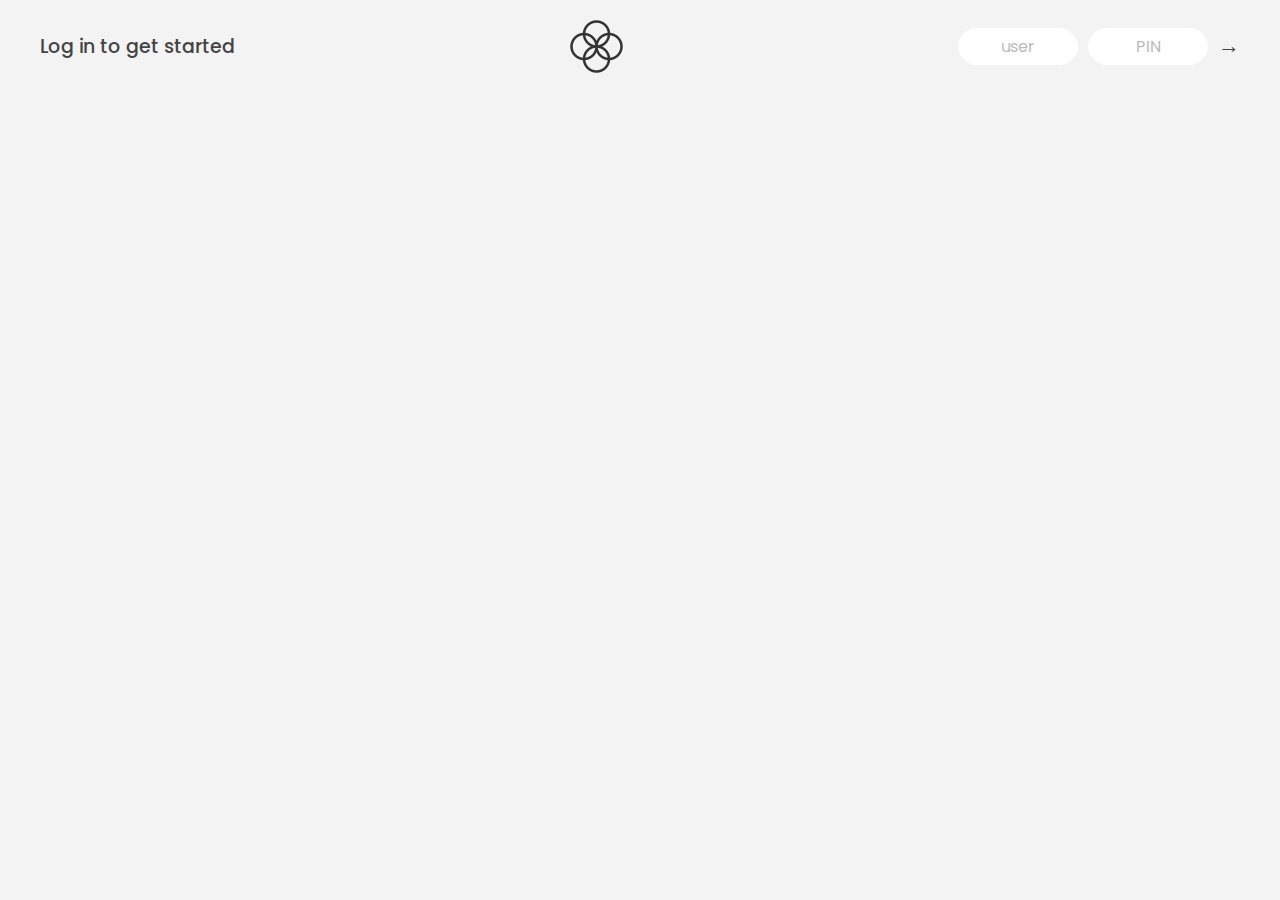
<file: 11-Arrays-Bankist/index.html>
<!DOCTYPE html>
<html lang="en">
  <head>
    <meta charset="UTF-8" />
    <meta name="viewport" content="width=device-width, initial-scale=1.0" />
    <meta http-equiv="X-UA-Compatible" content="ie=edge" />
    <link rel="shortcut icon" type="image/png" href="/icon.png" />

    <link
      href="https://fonts.googleapis.com/css?family=Poppins:400,500,600&display=swap"
      rel="stylesheet"
    />

    <link rel="stylesheet" href="style.css" />
    <title>Bankist</title>
  </head>
  <body>
    <!-- TOP NAVIGATION -->
    <nav>
      <p class="welcome">Log in to get started</p>
      <img src="logo.png" alt="Logo" class="logo" />
      <form class="login">
        <input
          type="text"
          placeholder="user"
          class="login__input login__input--user"
        />
        <!-- In practice, use type="password" -->
        <input
          type="text"
          placeholder="PIN"
          maxlength="4"
          class="login__input login__input--pin"
        />
        <button class="login__btn">&rarr;</button>
      </form>
    </nav>

    <main class="app">
      <!-- BALANCE -->
      <div class="balance">
        <div>
          <p class="balance__label">Current balance</p>
          <p class="balance__date">
            As of <span class="date">05/03/2037</span>
          </p>
        </div>
        <p class="balance__value">0000€</p>
      </div>

      <!-- MOVEMENTS -->
      <div class="movements">
      </div>

      <!-- SUMMARY -->
      <div class="summary">
        <p class="summary__label">In</p>
        <p class="summary__value summary__value--in">0000€</p>
        <p class="summary__label">Out</p>
        <p class="summary__value summary__value--out">0000€</p>
        <p class="summary__label">Interest</p>
        <p class="summary__value summary__value--interest">0000€</p>
        <button class="btn--sort">&downarrow; SORT</button>
      </div>

      <!-- OPERATION: TRANSFERS -->
      <div class="operation operation--transfer">
        <h2>Transfer money</h2>
        <form class="form form--transfer">
          <input type="text" class="form__input form__input--to" />
          <input type="number" class="form__input form__input--amount" />
          <button class="form__btn form__btn--transfer">&rarr;</button>
          <label class="form__label">Transfer to</label>
          <label class="form__label">Amount</label>
        </form>
      </div>

      <!-- OPERATION: LOAN -->
      <div class="operation operation--loan">
        <h2>Request loan</h2>
        <form class="form form--loan">
          <input type="number" class="form__input form__input--loan-amount" />
          <button class="form__btn form__btn--loan">&rarr;</button>
          <label class="form__label form__label--loan">Amount</label>
        </form>
      </div>

      <!-- OPERATION: CLOSE -->
      <div class="operation operation--close">
        <h2>Close account</h2>
        <form class="form form--close">
          <input type="text" class="form__input form__input--user" />
          <input
            type="password"
            maxlength="6"
            class="form__input form__input--pin"
          />
          <button class="form__btn form__btn--close">&rarr;</button>
          <label class="form__label">Confirm user</label>
          <label class="form__label">Confirm PIN</label>
        </form>
      </div>

      <!-- LOGOUT TIMER -->
      <p class="logout-timer">
        You will be logged out in <span class="timer">05:00</span>
      </p>
    </main>

    <!-- <footer>
      &copy; by Jonas Schmedtmann. Don't claim as your own :)
    </footer> -->

    <script src="script.js"></script>
  </body>
</html>
</file>
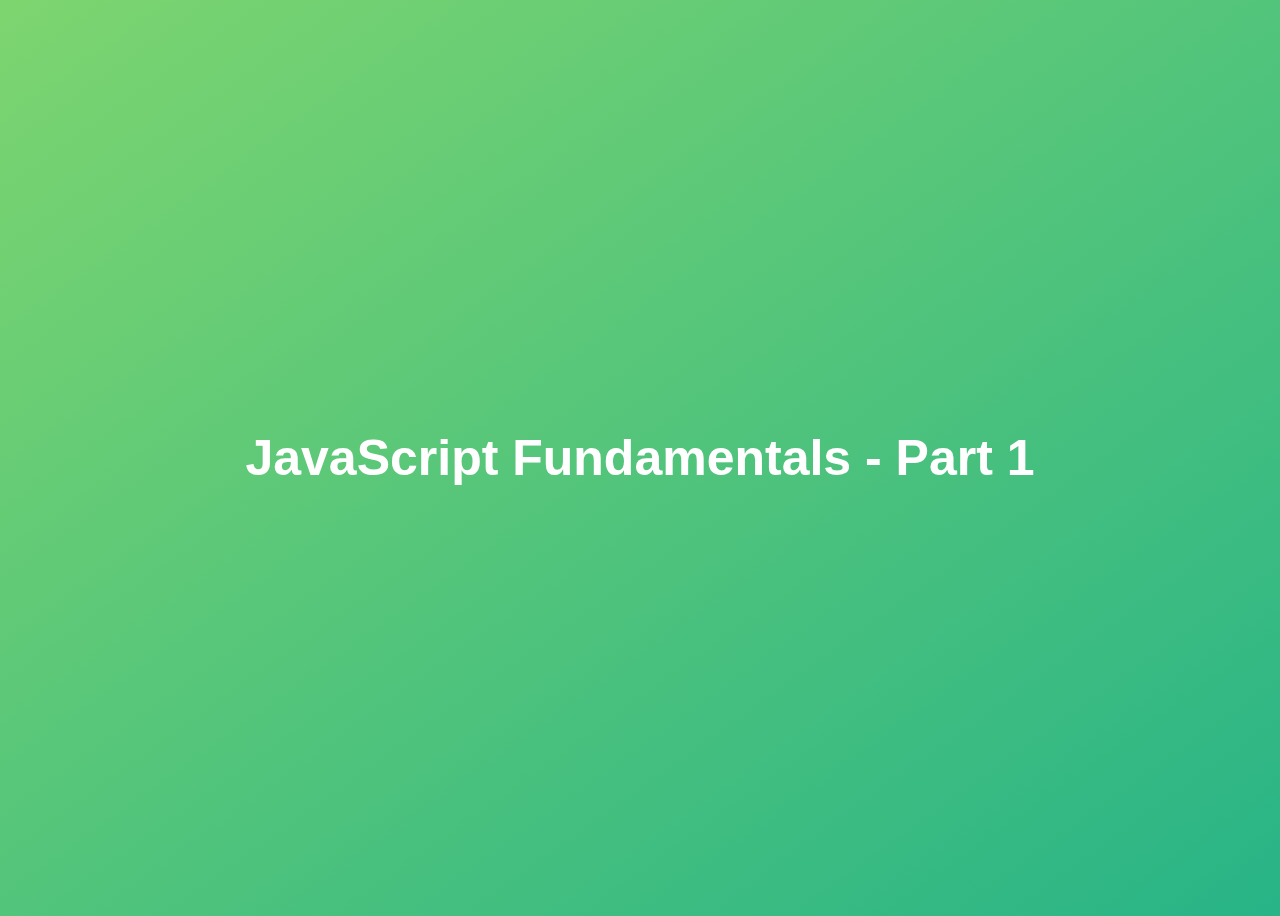
<file: 01-Fundamentals-Part-1/starter/index.html>
<!DOCTYPE html>
<html lang="es">
  <head>
    <meta charset="UTF-8" />
    <meta name="viewport" content="width=device-width, initial-scale=1.0" />
    <meta http-equiv="X-UA-Compatible" content="ie=edge" />
    <title>JavaScript Fundamentals Part 1</title>
    <style>
      body {
        height: 100vh;
        display: flex;
        align-items: center;
        background: linear-gradient(to top left, #28b487, #7dd56f);
      }
      h1 {
        font-family: sans-serif;
        font-size: 50px;
        line-height: 1.3;
        width: 100%;
        padding: 30px;
        text-align: center;
        color: white;
      }
    </style>
  </head>
  <body>
    <h1>JavaScript Fundamentals - Part 1</h1>

    <script src="script.js"></script>

  </body>
</html>
</file>
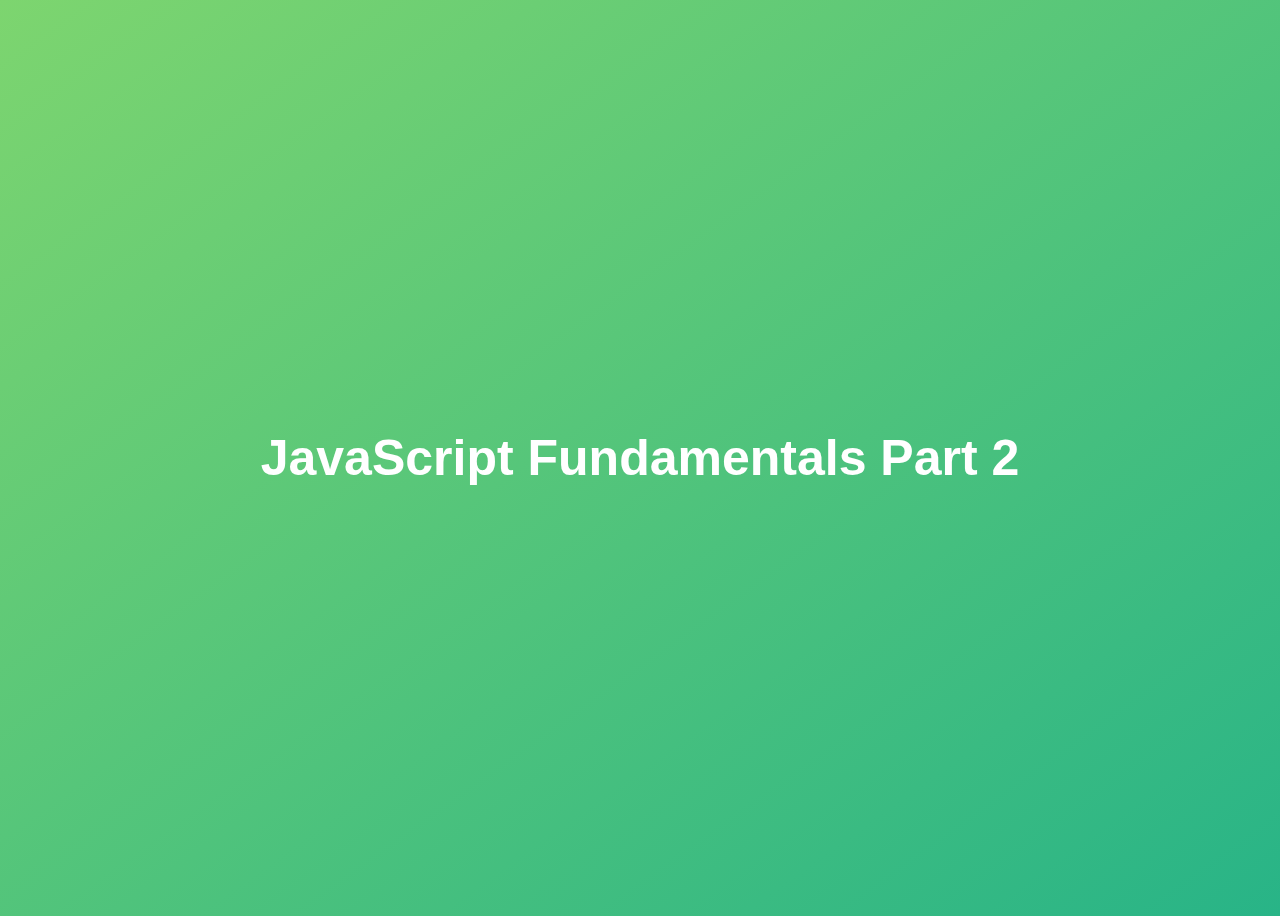
<file: 02-Fundamentals-Part-2/starter/index.html>
<!DOCTYPE html>
<html lang="en">
  <head>
    <meta charset="UTF-8" />
    <meta name="viewport" content="width=device-width, initial-scale=1.0" />
    <meta http-equiv="X-UA-Compatible" content="ie=edge" />
    <title>JavaScript Fundamentals – Part 2</title>
    <style>
      body {
        height: 100vh;
        display: flex;
        align-items: center;
        background: linear-gradient(to top left, #28b487, #7dd56f);
      }
      h1 {
        font-family: sans-serif;
        font-size: 50px;
        line-height: 1.3;
        width: 100%;
        padding: 30px;
        text-align: center;
        color: white;
      }
    </style>
  </head>
    <h1>JavaScript Fundamentals  Part 2</h1>
    <script src="script.js"></script>
  </body>
</html>
</file>
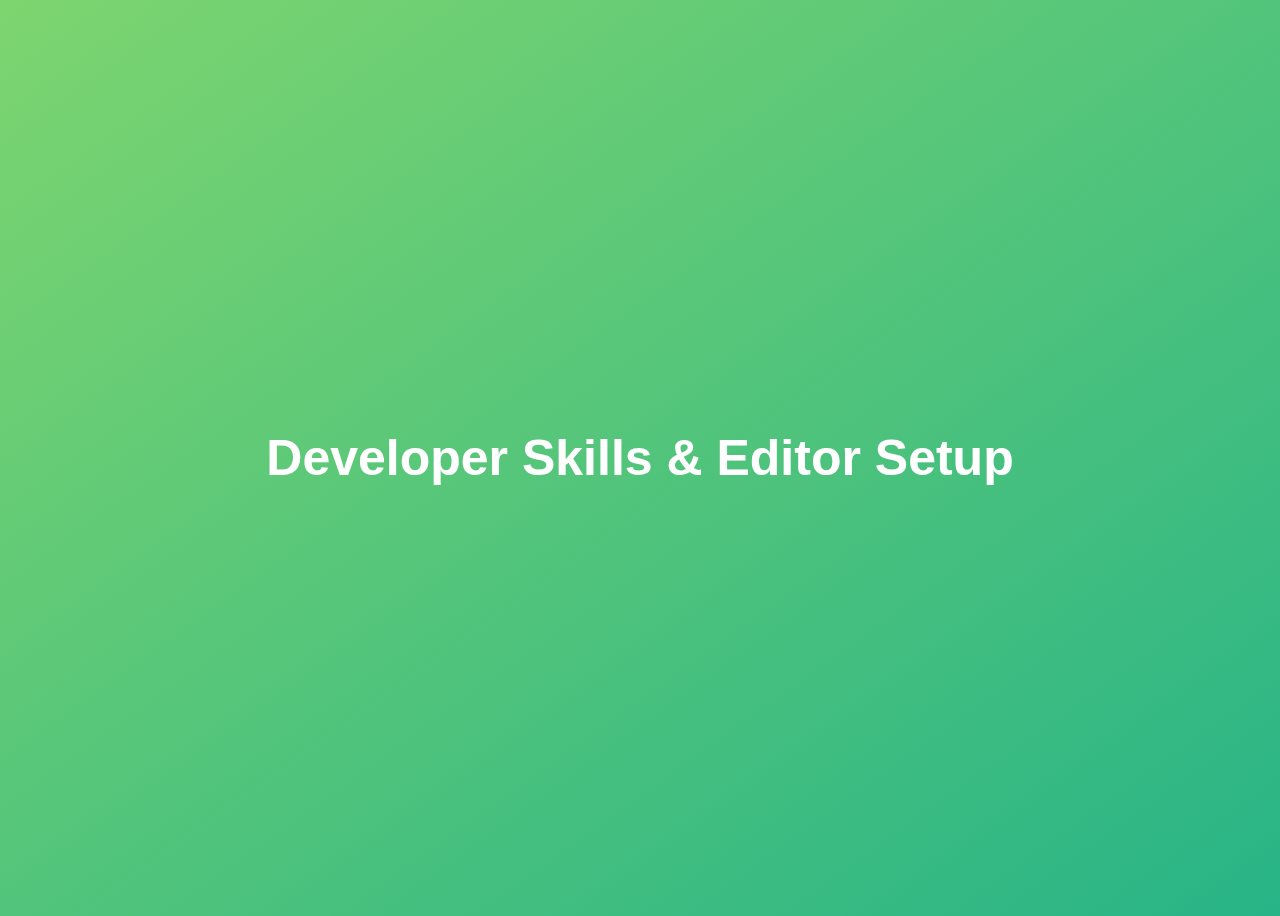
<file: 03-Developer-Skills/starter/index.html>
<!DOCTYPE html>
<html lang="en">

<head>
  <meta charset="UTF-8" />
  <meta name="viewport" content="width=device-width, initial-scale=1.0">
  <meta http-equiv="X-UA-Compatible" content="ie=edge">
  <title>Developer Skills & Editor Setup</title>
  <style>
    body {
      height: 100vh;
      display: flex;
      align-items: center;
      background: linear-gradient(to top left, #28b487, #7dd56f);
    }

    h1 {
      font-family: sans-serif;
      font-size: 50px;
      line-height: 1.3;
      width: 100%;
      padding: 30px;
      text-align: center;
      color: white;
    }
  </style>
</head>

<body>
  <h1>Developer Skills & Editor Setup</h1>
  <script src="script.js"></script>
</body>

</html>
</file>
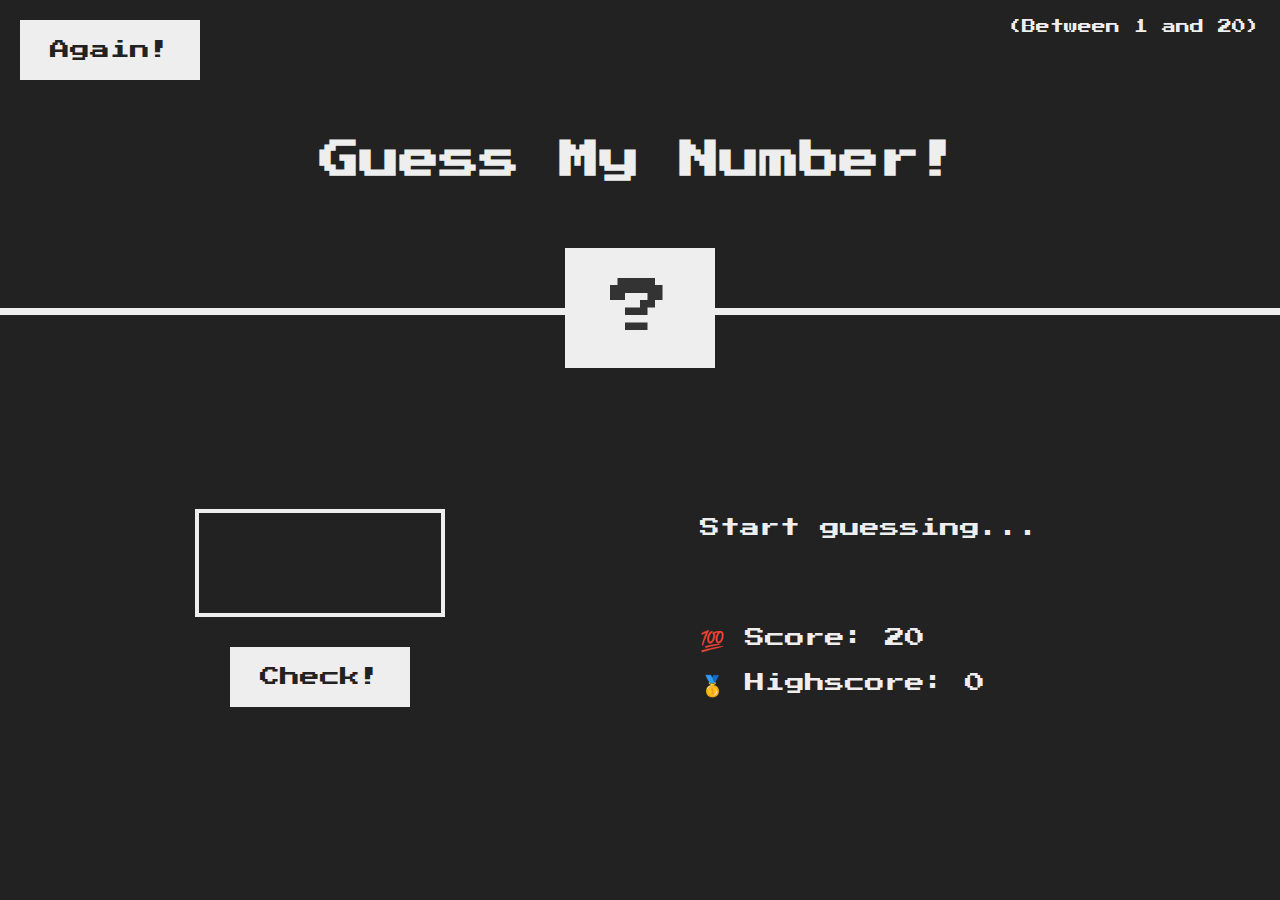
<file: 05-Guess-My-Number/starter/index.html>
<!DOCTYPE html>
<html lang="en">
  <head>
    <meta charset="UTF-8" />
    <meta name="viewport" content="width=device-width, initial-scale=1.0" />
    <meta http-equiv="X-UA-Compatible" content="ie=edge" />
    <link rel="stylesheet" href="style.css" />
    <title>Guess My Number!</title>
  </head>
  <body>
    <header>
      <h1>Guess My Number!</h1>
      <p class="between">(Between 1 and 20)</p>
      <button class="btn again">Again!</button>
      <div class="number">?</div>
    </header>
    <main>
      <section class="left">
        <input type="number" class="guess" />
        <button class="btn check">Check!</button>
      </section>
      <section class="right">
        <p class="message">Start guessing...</p>
        <p class="label-score">💯 Score: <span class="score">20</span></p>
        <p class="label-highscore">
          🥇 Highscore: <span class="highscore">0</span>
        </p>
      </section>
    </main>
    <script src="script.js"></script>
  </body>
</html>
</file>
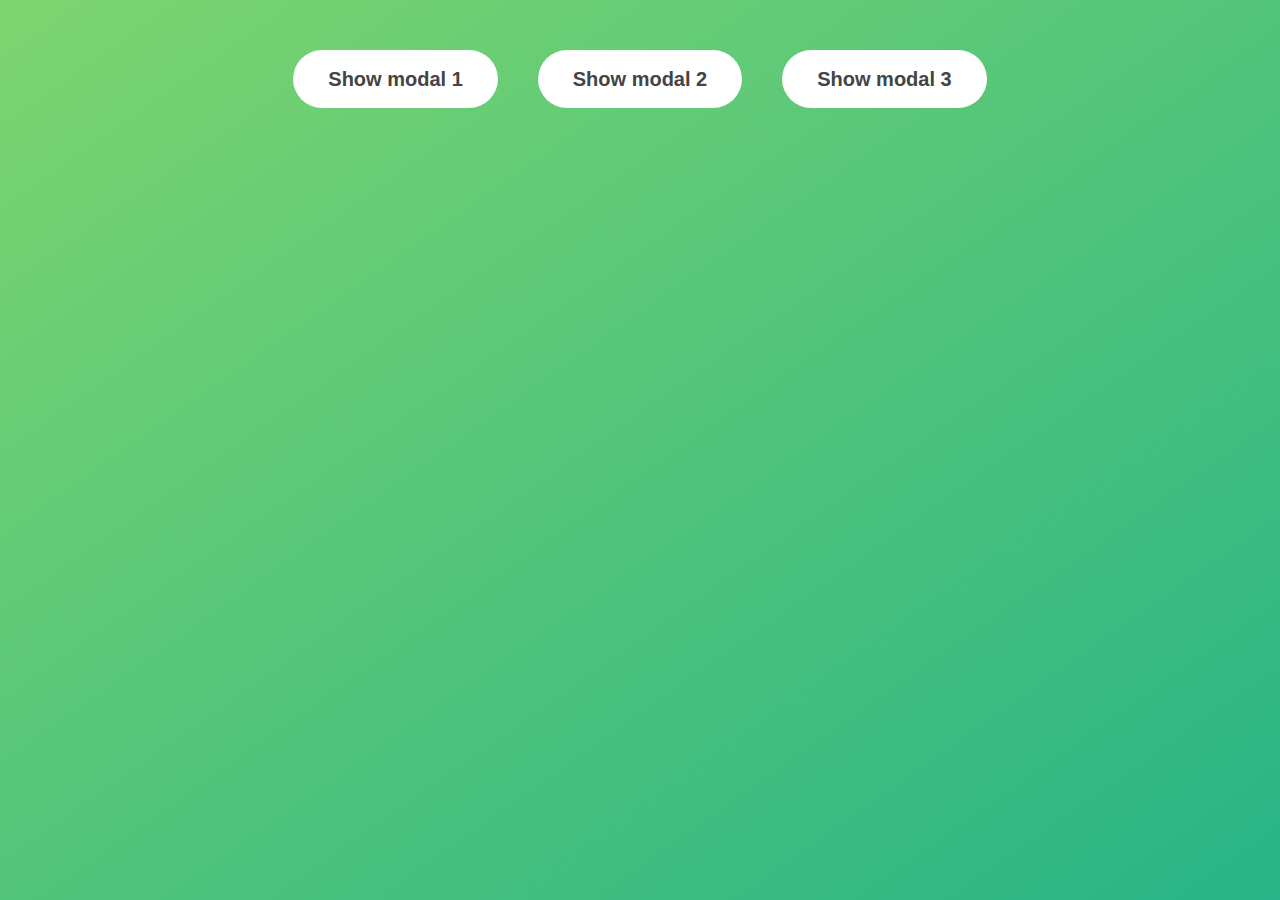
<file: 06-Modal/starter/index.html>
<!DOCTYPE html>
<html lang="en">
  <head>
    <meta charset="UTF-8" />
    <meta name="viewport" content="width=device-width, initial-scale=1.0" />
    <meta http-equiv="X-UA-Compatible" content="ie=edge" />
    <link rel="stylesheet" href="style.css" />
    <title>Modal window</title>
  </head>
  <body>
    <button class="show-modal">Show modal 1</button>
    <button class="show-modal">Show modal 2</button>
    <button class="show-modal">Show modal 3</button>

    <div class="modal hidden">
      <button class="close-modal">&times;</button>
      <h1>I'm a modal window 😍</h1>
      <p>
        Lorem ipsum dolor sit amet, consectetur adipisicing elit, sed do eiusmod
        tempor incididunt ut labore et dolore magna aliqua. Ut enim ad minim
        veniam, quis nostrud exercitation ullamco laboris nisi ut aliquip ex ea
        commodo consequat. Duis aute irure dolor in reprehenderit in voluptate
        velit esse cillum dolore eu fugiat nulla pariatur. Excepteur sint
        occaecat cupidatat non proident, sunt in culpa qui officia deserunt
        mollit anim id est laborum.
      </p>
    </div>
    <div class="overlay hidden"></div>

    <script src="script.js"></script>
  </body>
</html>
</file>
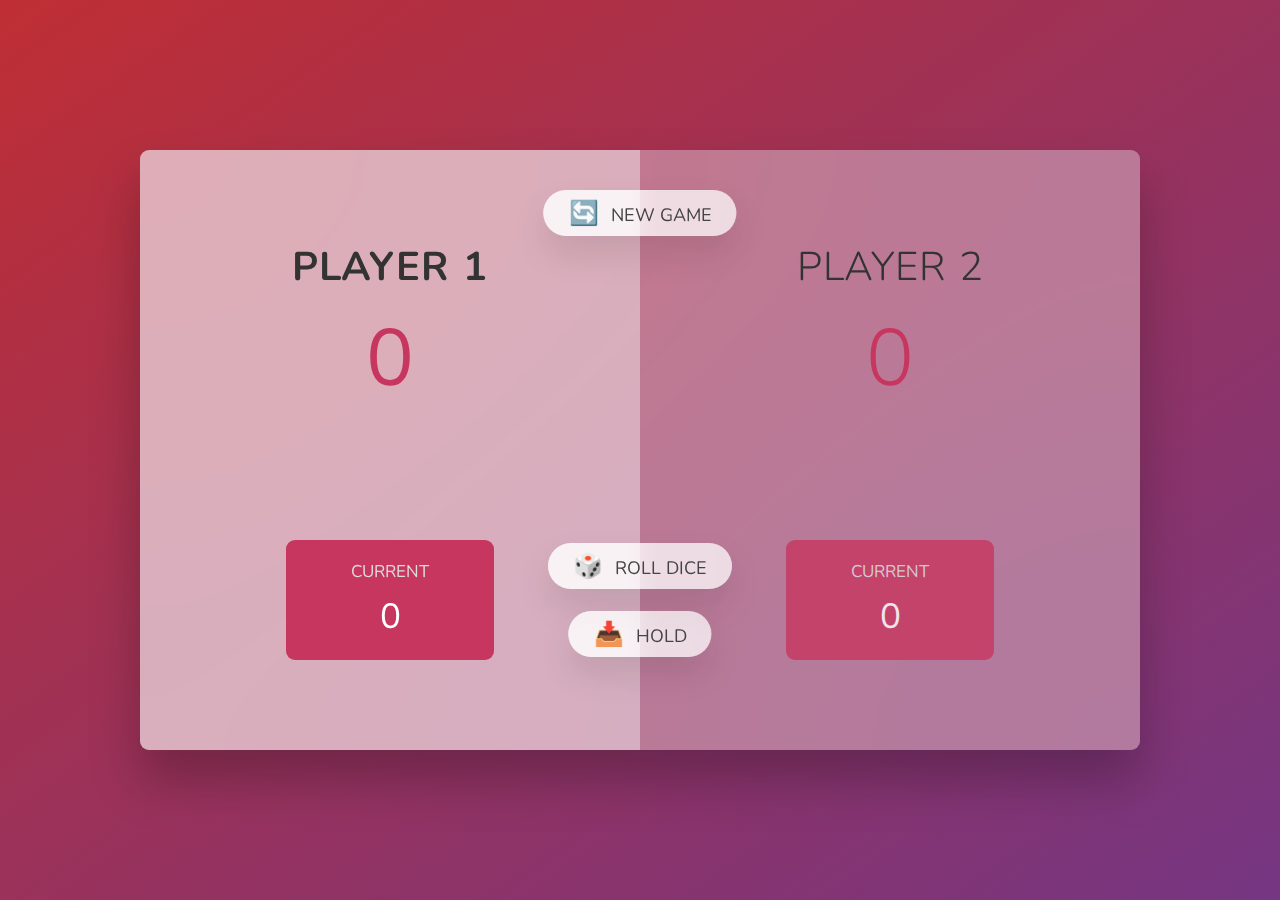
<file: 07-Pig-Game/starter/index.html>
<!DOCTYPE html>
<html lang="en">
  <head>
    <meta charset="UTF-8" />
    <meta name="viewport" content="width=device-width, initial-scale=1.0" />
    <meta http-equiv="X-UA-Compatible" content="ie=edge" />
    <link rel="stylesheet" href="style.css" />
    <title>Pig Game</title>
  </head>
  <body>
    <main>
      <section class="player player--0 player--active">
        <h2 class="name" id="name--0">Player 1</h2>
        <p class="score" id="score--0">43</p>
        <div class="current">
          <p class="current-label">Current</p>
          <p class="current-score" id="current--0">0</p>
        </div>
      </section>
      <section class="player player--1">
        <h2 class="name" id="name--1">Player 2</h2>
        <p class="score" id="score--1">24</p>
        <div class="current">
          <p class="current-label">Current</p>
          <p class="current-score" id="current--1">0</p>
        </div>
      </section>

      <img src="dice-5.png" alt="Playing dice" class="dice" />
      <button class="btn btn--new">🔄 New game</button>
      <button class="btn btn--roll">🎲 Roll dice</button>
      <button class="btn btn--hold">📥 Hold</button>
    </main>
    <script src="script.js"></script>
  </body>
</html>
</file>
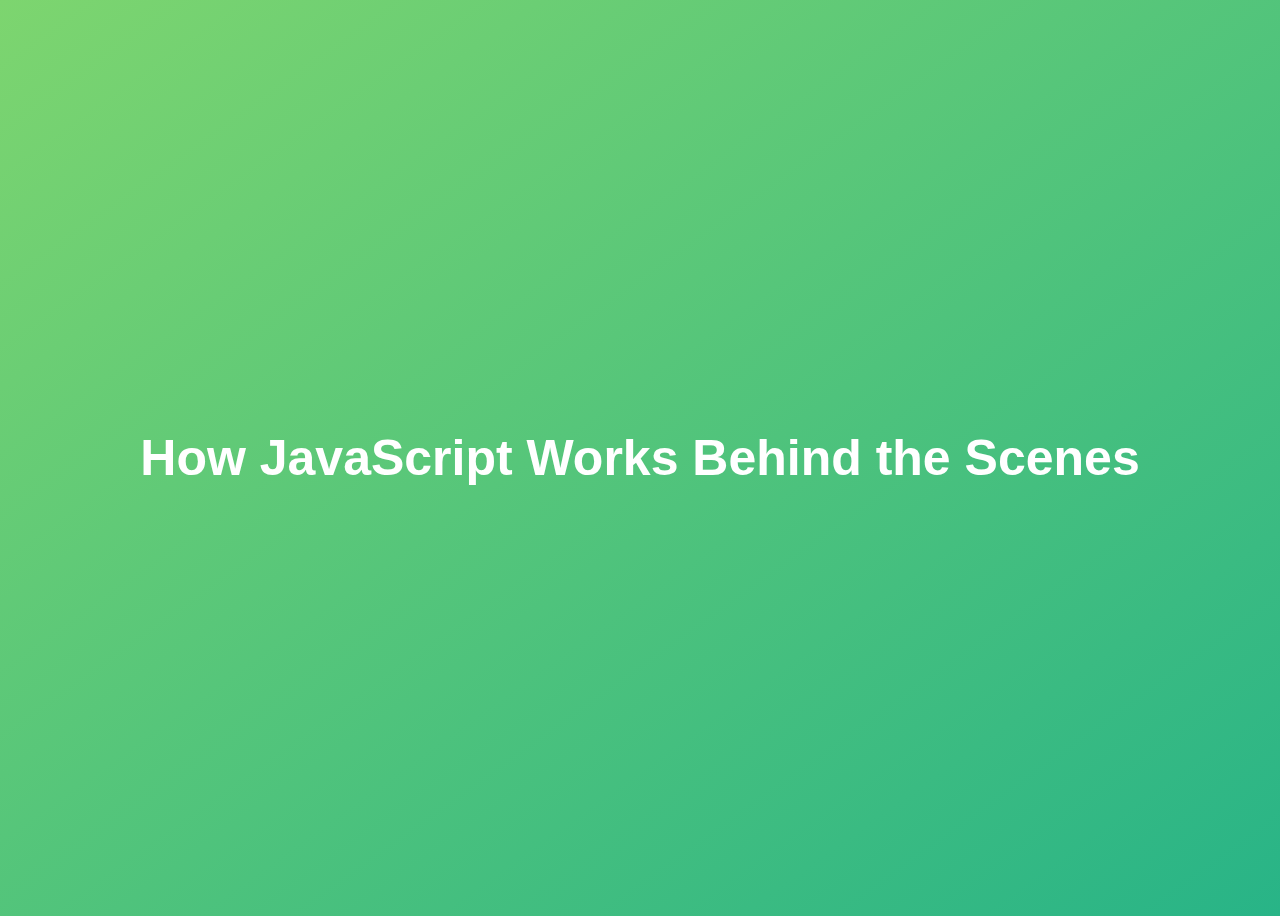
<file: 08-Behind-the-Scenes/starter/index.html>
<!DOCTYPE html>
<html lang="en">
  <head>
    <meta charset="UTF-8" />
    <meta name="viewport" content="width=device-width, initial-scale=1.0" />
    <meta http-equiv="X-UA-Compatible" content="ie=edge" />
    <title>How JavaScript Works Behind the Scenes</title>
    <style>
      body {
        height: 100vh;
        display: flex;
        align-items: center;
        background: linear-gradient(to top left, #28b487, #7dd56f);
      }
      h1 {
        font-family: sans-serif;
        font-size: 50px;
        line-height: 1.3;
        width: 100%;
        padding: 30px;
        text-align: center;
        color: white;
      }
    </style>
  </head>
  <body>
    <h1>How JavaScript Works Behind the Scenes</h1>
    <script src="script.js"></script>
  </body>
</html>
</file>
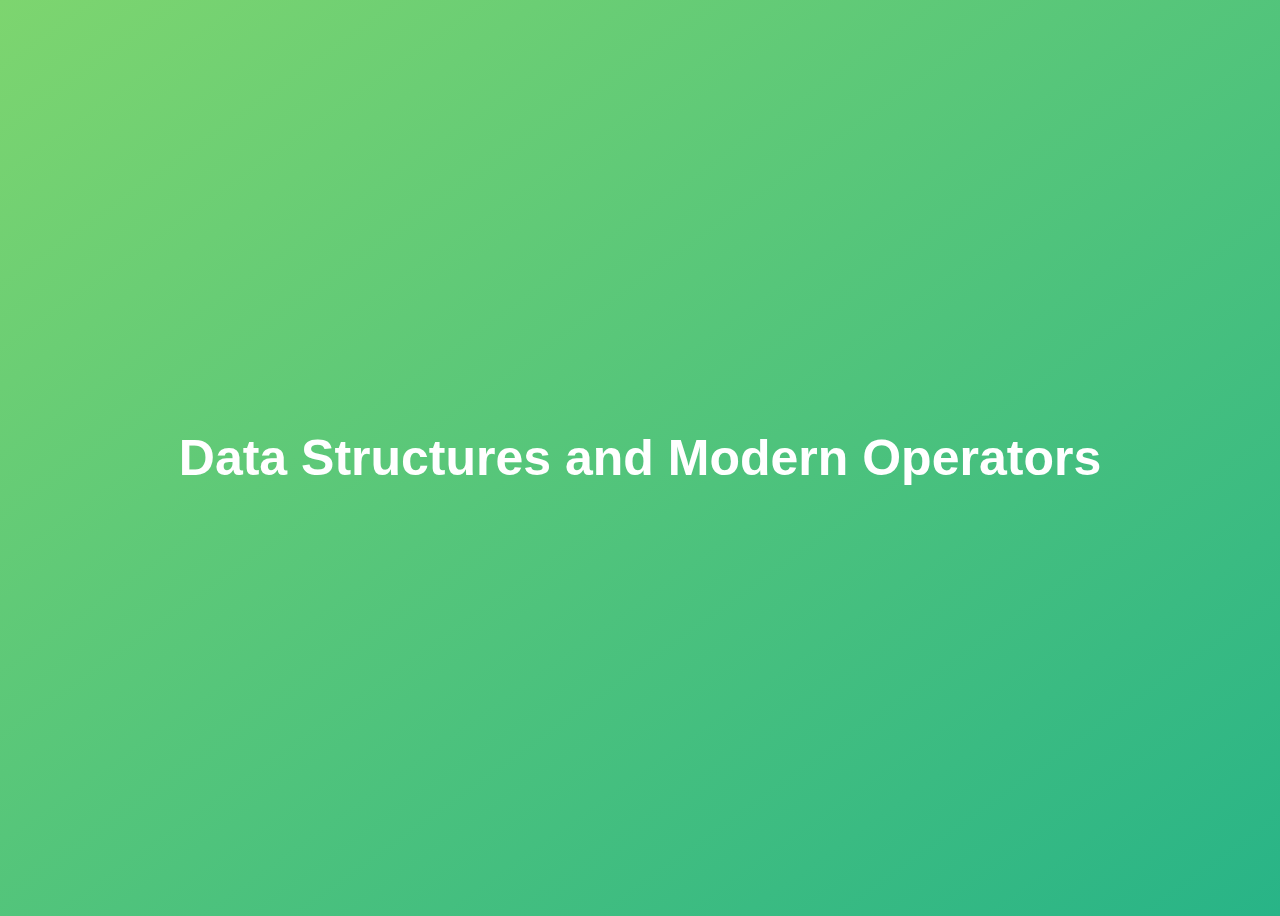
<file: 09-Data-Structures-Operators/starter/index.html>
<!DOCTYPE html>
<html lang="en">
  <head>
    <meta charset="UTF-8" />
    <meta name="viewport" content="width=device-width, initial-scale=1.0" />
    <meta http-equiv="X-UA-Compatible" content="ie=edge" />
    <title>Data Structures and Modern Operators</title>
    <style>
      body {
        height: 100vh;
        display: flex;
        align-items: center;
        background: linear-gradient(to top left, #28b487, #7dd56f);
      }
      h1 {
        font-family: sans-serif;
        font-size: 50px;
        line-height: 1.3;
        width: 100%;
        padding: 30px;
        text-align: center;
        color: white;
      }
      button {
        width: 50px;
        height: 20px;
        margin: 10px;
      }
      textarea {
        width: 300px;
        height: 100px;
      }
    </style>
  </head>
  <body>
    <h1>Data Structures and Modern Operators</h1>
    <script src="script.js"></script>
  </body>
</html>
</file>
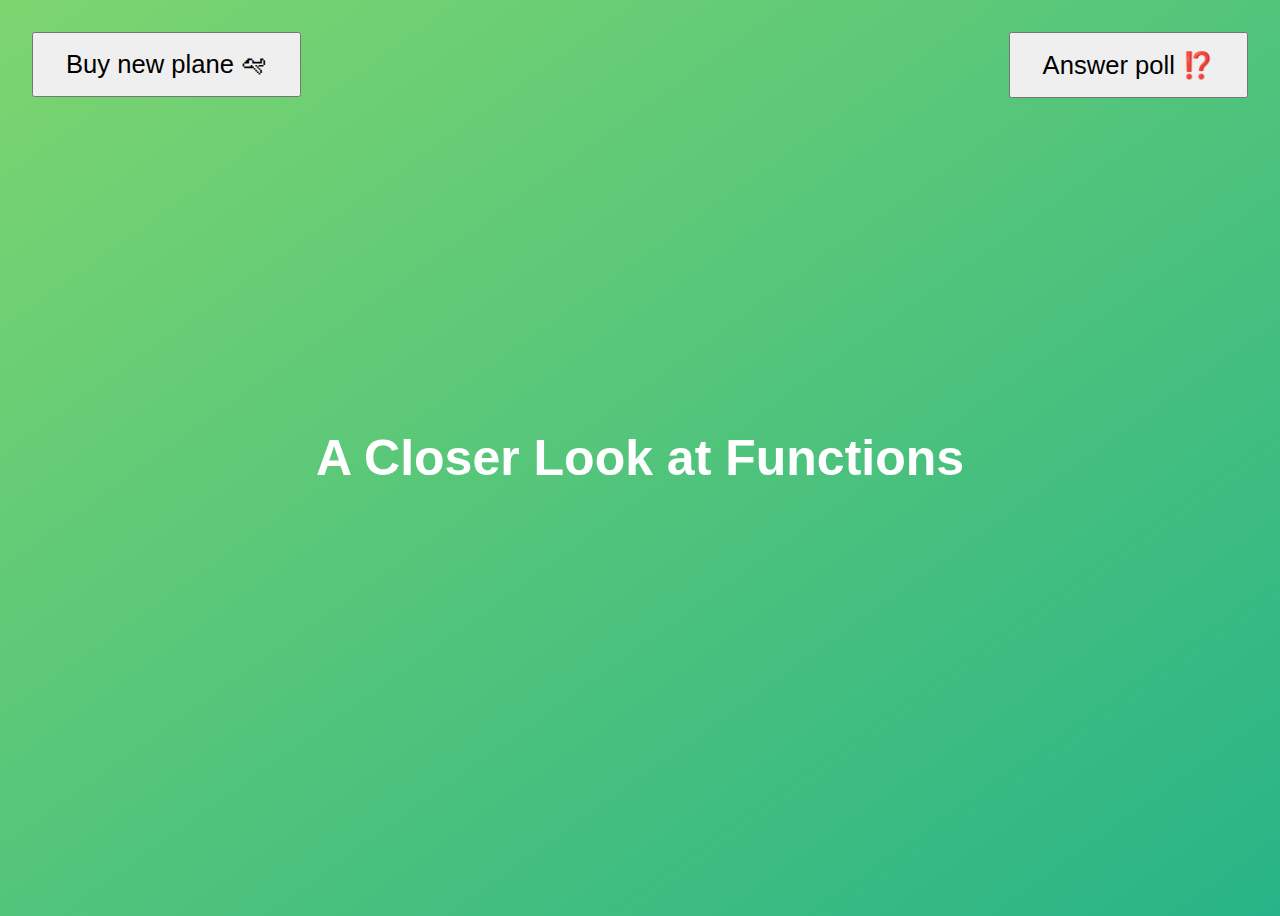
<file: 10-Functions/starter/index.html>
<!DOCTYPE html>
<html lang="en">
  <head>
    <meta charset="UTF-8" />
    <meta name="viewport" content="width=device-width, initial-scale=1.0" />
    <meta http-equiv="X-UA-Compatible" content="ie=edge" />
    <title>A Closer Look at Functions</title>
    <style>
      body {
        height: 100vh;
        display: flex;
        align-items: center;
        background: linear-gradient(to top left, #28b487, #7dd56f);
      }
      h1 {
        font-family: sans-serif;
        font-size: 50px;
        line-height: 1.3;
        width: 100%;
        padding: 30px;
        text-align: center;
        color: white;
      }
      .buy,
      .poll {
        font-size: 1.6rem;
        padding: 1rem 2rem;
        position: absolute;
        top: 2rem;
      }
      .buy {
        left: 2rem;
      }
      .poll {
        right: 2rem;
      }
    </style>
  </head>
  <body>
    <h1>A Closer Look at Functions</h1>
    <button class="buy">Buy new plane 🛩</button>
    <button class="poll">Answer poll ⁉️</button>
    <script src="script.js"></script>
  </body>
</html>
</file>
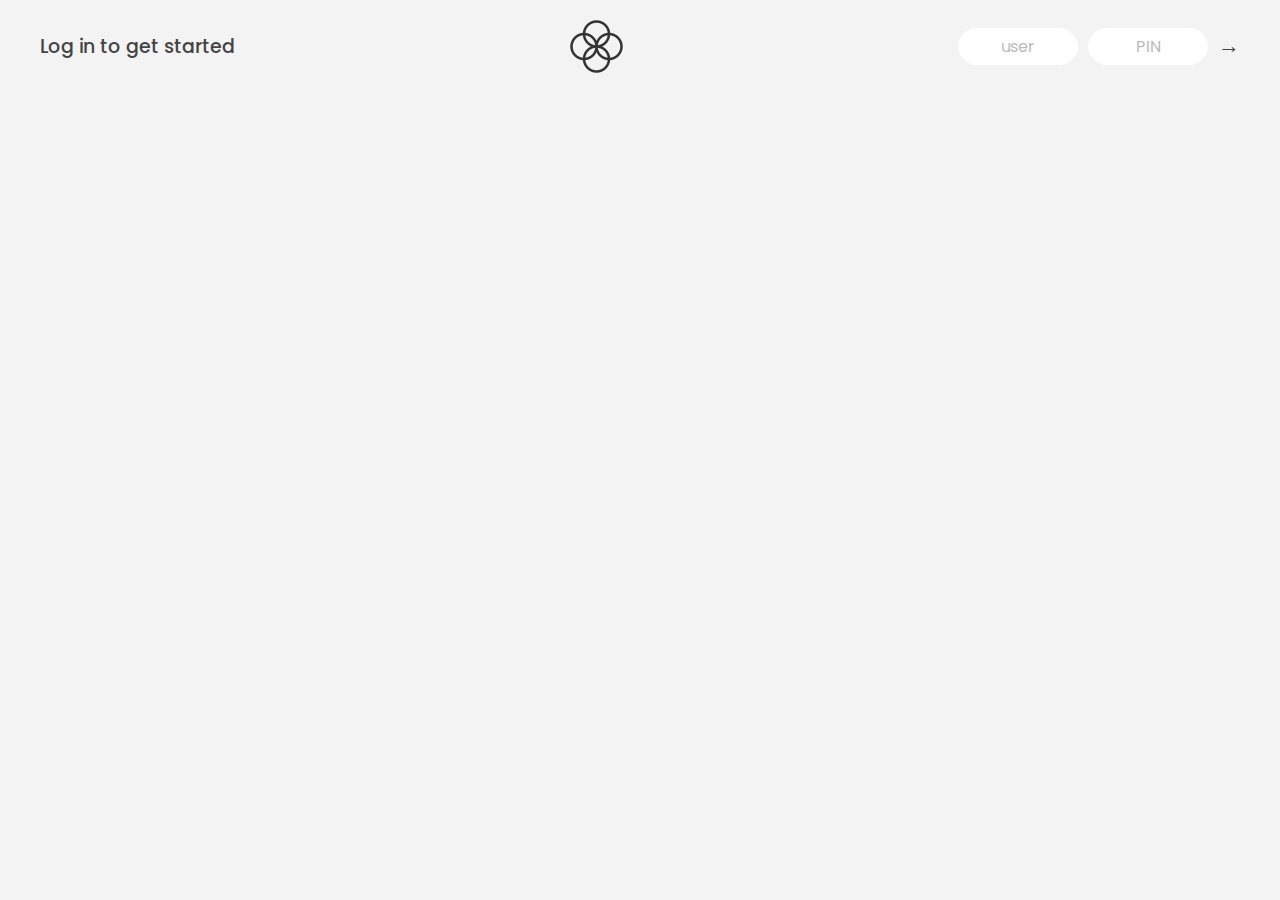
<file: 11-Arrays-Bankist/starter/index.html>
<!DOCTYPE html>
<html lang="en">
  <head>
    <meta charset="UTF-8" />
    <meta name="viewport" content="width=device-width, initial-scale=1.0" />
    <meta http-equiv="X-UA-Compatible" content="ie=edge" />
    <link rel="shortcut icon" type="image/png" href="/icon.png" />

    <link
      href="https://fonts.googleapis.com/css?family=Poppins:400,500,600&display=swap"
      rel="stylesheet"
    />

    <link rel="stylesheet" href="style.css" />
    <title>Bankist</title>
  </head>
  <body>
    <!-- TOP NAVIGATION -->
    <nav>
      <p class="welcome">Log in to get started</p>
      <img src="logo.png" alt="Logo" class="logo" />
      <form class="login">
        <input
          type="text"
          placeholder="user"
          class="login__input login__input--user"
        />
        <!-- In practice, use type="password" -->
        <input
          type="text"
          placeholder="PIN"
          maxlength="4"
          class="login__input login__input--pin"
        />
        <button class="login__btn">&rarr;</button>
      </form>
    </nav>

    <main class="app">
      <!-- BALANCE -->
      <div class="balance">
        <div>
          <p class="balance__label">Current balance</p>
          <p class="balance__date">
            As of <span class="date">05/03/2037</span>
          </p>
        </div>
        <p class="balance__value">0000€</p>
      </div>

      <!-- MOVEMENTS -->
      <div class="movements">
        <div class="movements__row">
          <div class="movements__type movements__type--deposit">2 deposit</div>
          <div class="movements__date">3 days ago</div>
          <div class="movements__value">4 000€</div>
        </div>
        <div class="movements__row">
          <div class="movements__type movements__type--withdrawal">
            1 withdrawal
          </div>
          <div class="movements__date">24/01/2037</div>
          <div class="movements__value">-378€</div>
        </div>
      </div>

      <!-- SUMMARY -->
      <div class="summary">
        <p class="summary__label">In</p>
        <p class="summary__value summary__value--in">0000€</p>
        <p class="summary__label">Out</p>
        <p class="summary__value summary__value--out">0000€</p>
        <p class="summary__label">Interest</p>
        <p class="summary__value summary__value--interest">0000€</p>
        <button class="btn--sort">&downarrow; SORT</button>
      </div>

      <!-- OPERATION: TRANSFERS -->
      <div class="operation operation--transfer">
        <h2>Transfer money</h2>
        <form class="form form--transfer">
          <input type="text" class="form__input form__input--to" />
          <input type="number" class="form__input form__input--amount" />
          <button class="form__btn form__btn--transfer">&rarr;</button>
          <label class="form__label">Transfer to</label>
          <label class="form__label">Amount</label>
        </form>
      </div>

      <!-- OPERATION: LOAN -->
      <div class="operation operation--loan">
        <h2>Request loan</h2>
        <form class="form form--loan">
          <input type="number" class="form__input form__input--loan-amount" />
          <button class="form__btn form__btn--loan">&rarr;</button>
          <label class="form__label form__label--loan">Amount</label>
        </form>
      </div>

      <!-- OPERATION: CLOSE -->
      <div class="operation operation--close">
        <h2>Close account</h2>
        <form class="form form--close">
          <input type="text" class="form__input form__input--user" />
          <input
            type="password"
            maxlength="6"
            class="form__input form__input--pin"
          />
          <button class="form__btn form__btn--close">&rarr;</button>
          <label class="form__label">Confirm user</label>
          <label class="form__label">Confirm PIN</label>
        </form>
      </div>

      <!-- LOGOUT TIMER -->
      <p class="logout-timer">
        You will be logged out in <span class="timer">05:00</span>
      </p>
    </main>

    <!-- <footer>
      &copy; by Jonas Schmedtmann. Don't claim as your own :)
    </footer> -->

    <script src="script.js"></script>
  </body>
</html>
</file>
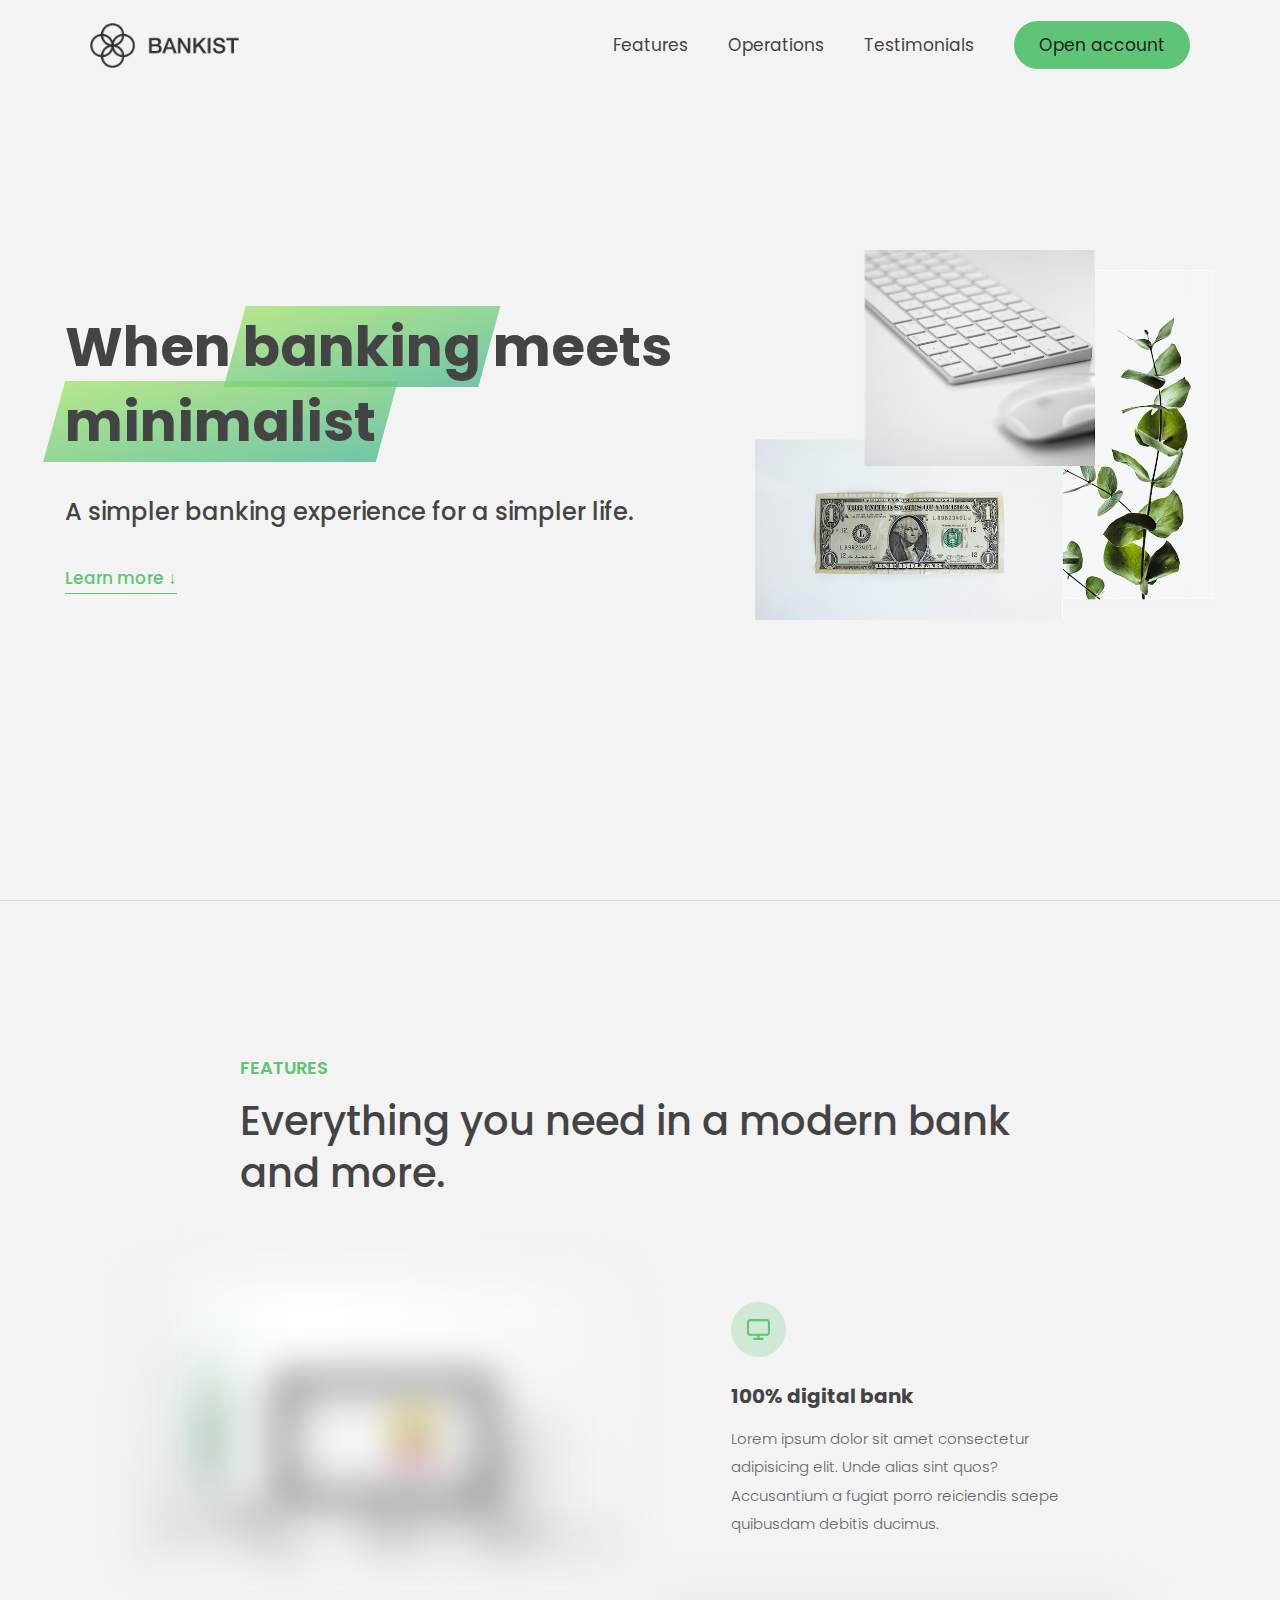
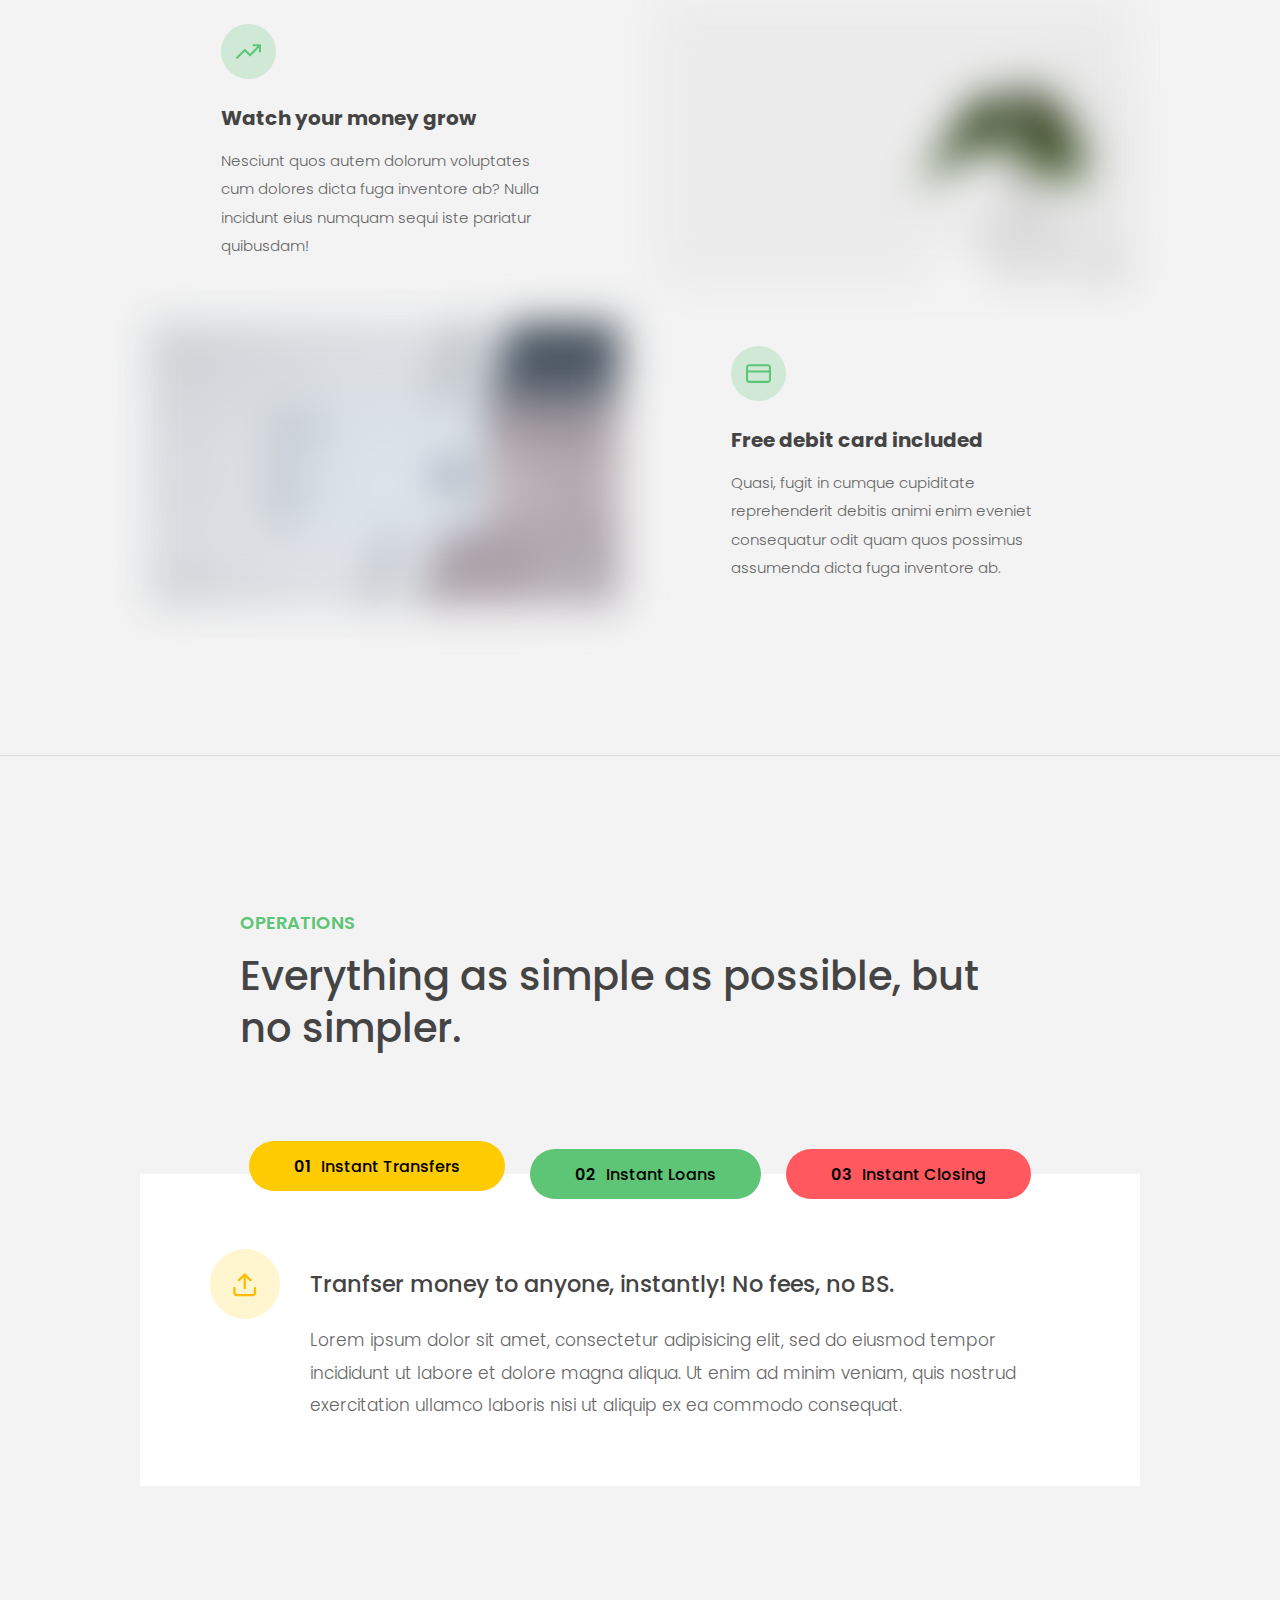
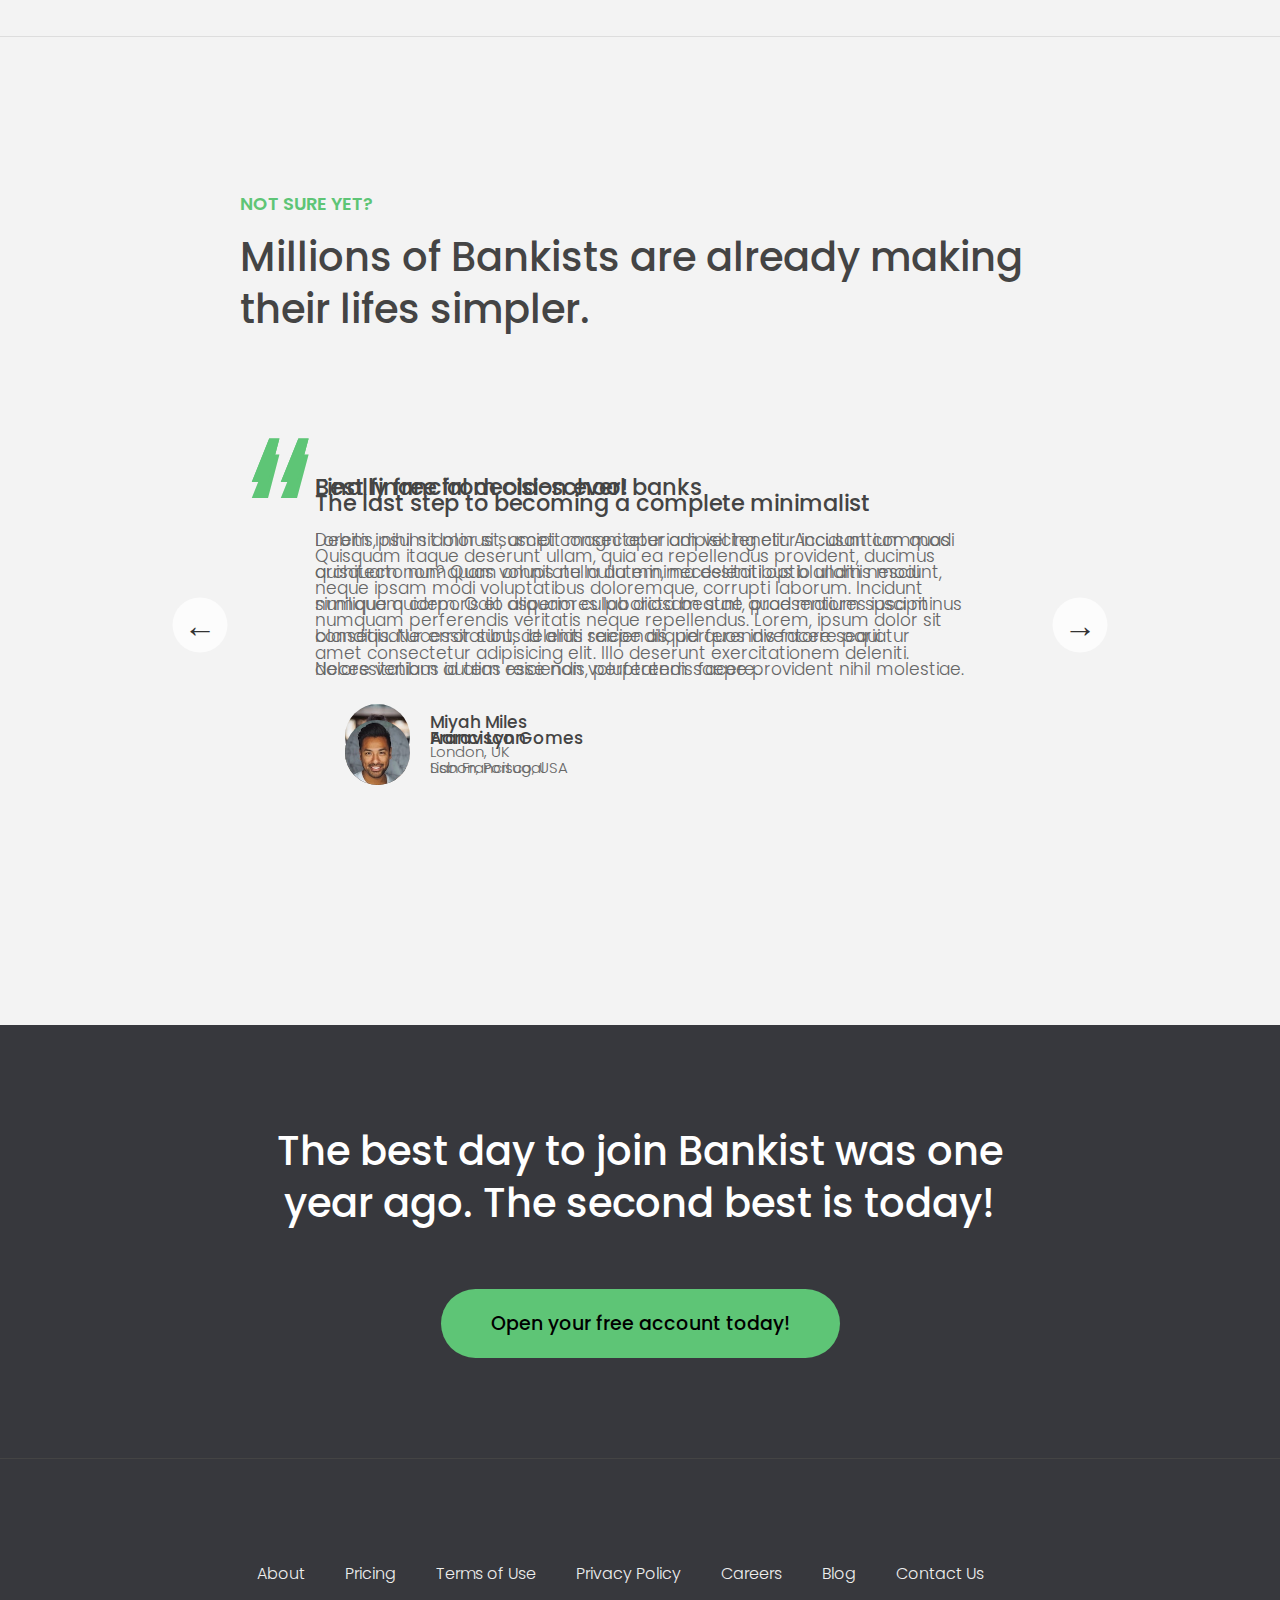
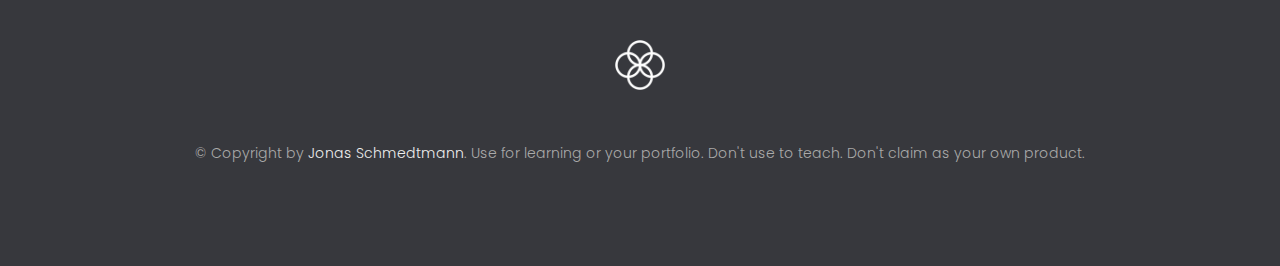
<file: 13-Advanced-DOM-Bankist/starter/index.html>
<!DOCTYPE html>
<html lang="en">
  <head>
    <meta charset="UTF-8" />
    <meta name="viewport" content="width=device-width, initial-scale=1.0" />
    <meta http-equiv="X-UA-Compatible" content="ie=edge" />
    <link rel="shortcut icon" type="image/png" href="img/icon.png" />

    <link
      href="https://fonts.googleapis.com/css?family=Poppins:300,400,500,600&display=swap"
      rel="stylesheet"
    />
    <link rel="stylesheet" href="style.css" />
    <title>Bankist | When Banking meets Minimalist</title>
  </head>
  <body>
    <header class="header">
      <nav class="nav">
        <img
          src="img/logo.png"
          alt="Bankist logo"
          class="nav__logo"
          id="logo"
        />
        <ul class="nav__links">
          <li class="nav__item">
            <a class="nav__link" href="#section--1">Features</a>
          </li>
          <li class="nav__item">
            <a class="nav__link" href="#section--2">Operations</a>
          </li>
          <li class="nav__item">
            <a class="nav__link" href="#section--3">Testimonials</a>
          </li>
          <li class="nav__item">
            <a class="nav__link nav__link--btn btn--show-modal" href="#"
              >Open account</a
            >
          </li>
        </ul>
      </nav>

      <div class="header__title">
        <h1>
          When
          <!-- Green highlight effect -->
          <span class="highlight">banking</span>
          meets<br />
          <span class="highlight">minimalist</span>
        </h1>
        <h4>A simpler banking experience for a simpler life.</h4>
        <button class="btn--text btn--scroll-to">Learn more &DownArrow;</button>
        <img
          src="img/hero.png"
          class="header__img"
          alt="Minimalist bank items"
        />
      </div>
    </header>

    <section class="section" id="section--1">
      <div class="section__title">
        <h2 class="section__description">Features</h2>
        <h3 class="section__header">
          Everything you need in a modern bank and more.
        </h3>
      </div>

      <div class="features">
        <img
          src="img/digital-lazy.jpg"
          data-src="img/digital.jpg"
          alt="Computer"
          class="features__img lazy-img"
        />
        <div class="features__feature">
          <div class="features__icon">
            <svg>
              <use xlink:href="img/icons.svg#icon-monitor"></use>
            </svg>
          </div>
          <h5 class="features__header">100% digital bank</h5>
          <p>
            Lorem ipsum dolor sit amet consectetur adipisicing elit. Unde alias
            sint quos? Accusantium a fugiat porro reiciendis saepe quibusdam
            debitis ducimus.
          </p>
        </div>

        <div class="features__feature">
          <div class="features__icon">
            <svg>
              <use xlink:href="img/icons.svg#icon-trending-up"></use>
            </svg>
          </div>
          <h5 class="features__header">Watch your money grow</h5>
          <p>
            Nesciunt quos autem dolorum voluptates cum dolores dicta fuga
            inventore ab? Nulla incidunt eius numquam sequi iste pariatur
            quibusdam!
          </p>
        </div>
        <img
          src="img/grow-lazy.jpg"
          data-src="img/grow.jpg"
          alt="Plant"
          class="features__img lazy-img"
        />

        <img
          src="img/card-lazy.jpg"
          data-src="img/card.jpg"
          alt="Credit card"
          class="features__img lazy-img"
        />
        <div class="features__feature">
          <div class="features__icon">
            <svg>
              <use xlink:href="img/icons.svg#icon-credit-card"></use>
            </svg>
          </div>
          <h5 class="features__header">Free debit card included</h5>
          <p>
            Quasi, fugit in cumque cupiditate reprehenderit debitis animi enim
            eveniet consequatur odit quam quos possimus assumenda dicta fuga
            inventore ab.
          </p>
        </div>
      </div>
    </section>

    <section class="section" id="section--2">
      <div class="section__title">
        <h2 class="section__description">Operations</h2>
        <h3 class="section__header">
          Everything as simple as possible, but no simpler.
        </h3>
      </div>

      <div class="operations">
        <div class="operations__tab-container">
          <button
            class="btn operations__tab operations__tab--1 operations__tab--active"
            data-tab="1"
          >
            <span>01</span>Instant Transfers
          </button>
          <button class="btn operations__tab operations__tab--2" data-tab="2">
            <span>02</span>Instant Loans
          </button>
          <button class="btn operations__tab operations__tab--3" data-tab="3">
            <span>03</span>Instant Closing
          </button>
        </div>
        <div
          class="operations__content operations__content--1 operations__content--active"
        >
          <div class="operations__icon operations__icon--1">
            <svg>
              <use xlink:href="img/icons.svg#icon-upload"></use>
            </svg>
          </div>
          <h5 class="operations__header">
            Tranfser money to anyone, instantly! No fees, no BS.
          </h5>
          <p>
            Lorem ipsum dolor sit amet, consectetur adipisicing elit, sed do
            eiusmod tempor incididunt ut labore et dolore magna aliqua. Ut enim
            ad minim veniam, quis nostrud exercitation ullamco laboris nisi ut
            aliquip ex ea commodo consequat.
          </p>
        </div>

        <div class="operations__content operations__content--2">
          <div class="operations__icon operations__icon--2">
            <svg>
              <use xlink:href="img/icons.svg#icon-home"></use>
            </svg>
          </div>
          <h5 class="operations__header">
            Buy a home or make your dreams come true, with instant loans.
          </h5>
          <p>
            Duis aute irure dolor in reprehenderit in voluptate velit esse
            cillum dolore eu fugiat nulla pariatur. Excepteur sint occaecat
            cupidatat non proident, sunt in culpa qui officia deserunt mollit
            anim id est laborum.
          </p>
        </div>
        <div class="operations__content operations__content--3">
          <div class="operations__icon operations__icon--3">
            <svg>
              <use xlink:href="img/icons.svg#icon-user-x"></use>
            </svg>
          </div>
          <h5 class="operations__header">
            No longer need your account? No problem! Close it instantly.
          </h5>
          <p>
            Excepteur sint occaecat cupidatat non proident, sunt in culpa qui
            officia deserunt mollit anim id est laborum. Ut enim ad minim
            veniam, quis nostrud exercitation ullamco laboris nisi ut aliquip ex
            ea commodo consequat.
          </p>
        </div>
      </div>
    </section>

    <section class="section" id="section--3">
      <div class="section__title section__title--testimonials">
        <h2 class="section__description">Not sure yet?</h2>
        <h3 class="section__header">
          Millions of Bankists are already making their lifes simpler.
        </h3>
      </div>

      <div class="slider">
        <div class="slide slide--1">
          <div class="testimonial">
            <h5 class="testimonial__header">Best financial decision ever!</h5>
            <blockquote class="testimonial__text">
              Lorem ipsum dolor sit, amet consectetur adipisicing elit.
              Accusantium quas quisquam non? Quas voluptate nulla minima
              deleniti optio ullam nesciunt, numquam corporis et asperiores
              laboriosam sunt, praesentium suscipit blanditiis. Necessitatibus
              id alias reiciendis, perferendis facere pariatur dolore veniam
              autem esse non voluptatem saepe provident nihil molestiae.
            </blockquote>
            <address class="testimonial__author">
              <img src="img/user-1.jpg" alt="" class="testimonial__photo" />
              <h6 class="testimonial__name">Aarav Lynn</h6>
              <p class="testimonial__location">San Francisco, USA</p>
            </address>
          </div>
        </div>

        <div class="slide slide--2">
          <div class="testimonial">
            <h5 class="testimonial__header">
              The last step to becoming a complete minimalist
            </h5>
            <blockquote class="testimonial__text">
              Quisquam itaque deserunt ullam, quia ea repellendus provident,
              ducimus neque ipsam modi voluptatibus doloremque, corrupti
              laborum. Incidunt numquam perferendis veritatis neque repellendus.
              Lorem, ipsum dolor sit amet consectetur adipisicing elit. Illo
              deserunt exercitationem deleniti.
            </blockquote>
            <address class="testimonial__author">
              <img src="img/user-2.jpg" alt="" class="testimonial__photo" />
              <h6 class="testimonial__name">Miyah Miles</h6>
              <p class="testimonial__location">London, UK</p>
            </address>
          </div>
        </div>

        <div class="slide slide--3">
          <div class="testimonial">
            <h5 class="testimonial__header">
              Finally free from old-school banks
            </h5>
            <blockquote class="testimonial__text">
              Debitis, nihil sit minus suscipit magni aperiam vel tenetur
              incidunt commodi architecto numquam omnis nulla autem,
              necessitatibus blanditiis modi similique quidem. Odio aliquam
              culpa dicta beatae quod maiores ipsa minus consequatur error sunt,
              deleniti saepe aliquid quos inventore sequi. Necessitatibus id
              alias reiciendis, perferendis facere.
            </blockquote>
            <address class="testimonial__author">
              <img src="img/user-3.jpg" alt="" class="testimonial__photo" />
              <h6 class="testimonial__name">Francisco Gomes</h6>
              <p class="testimonial__location">Lisbon, Portugal</p>
            </address>
          </div>
        </div>

        <!-- <div class="slide"><img src="img/img-1.jpg" alt="Photo 1" /></div>
        <div class="slide"><img src="img/img-2.jpg" alt="Photo 2" /></div>
        <div class="slide"><img src="img/img-3.jpg" alt="Photo 3" /></div>
        <div class="slide"><img src="img/img-4.jpg" alt="Photo 4" /></div> -->
        <button class="slider__btn slider__btn--left">&larr;</button>
        <button class="slider__btn slider__btn--right">&rarr;</button>
        <div class="dots"></div>
      </div>
    </section>

    <section class="section section--sign-up">
      <div class="section__title">
        <h3 class="section__header">
          The best day to join Bankist was one year ago. The second best is
          today!
        </h3>
      </div>
      <button class="btn btn--show-modal">Open your free account today!</button>
    </section>

    <footer class="footer">
      <ul class="footer__nav">
        <li class="footer__item">
          <a class="footer__link" href="#">About</a>
        </li>
        <li class="footer__item">
          <a class="footer__link" href="#">Pricing</a>
        </li>
        <li class="footer__item">
          <a class="footer__link" href="#">Terms of Use</a>
        </li>
        <li class="footer__item">
          <a class="footer__link" href="#">Privacy Policy</a>
        </li>
        <li class="footer__item">
          <a class="footer__link" href="#">Careers</a>
        </li>
        <li class="footer__item">
          <a class="footer__link" href="#">Blog</a>
        </li>
        <li class="footer__item">
          <a class="footer__link" href="#">Contact Us</a>
        </li>
      </ul>
      <img src="img/icon.png" alt="Logo" class="footer__logo" />
      <p class="footer__copyright">
        &copy; Copyright by
        <a
          class="footer__link twitter-link"
          target="_blank"
          href="https://twitter.com/jonasschmedtman"
          >Jonas Schmedtmann</a
        >. Use for learning or your portfolio. Don't use to teach. Don't claim
        as your own product.
      </p>
    </footer>

    <div class="modal hidden">
      <button class="btn--close-modal">&times;</button>
      <h2 class="modal__header">
        Open your bank account <br />
        in just <span class="highlight">5 minutes</span>
      </h2>
      <form class="modal__form">
        <label>First Name</label>
        <input type="text" />
        <label>Last Name</label>
        <input type="text" />
        <label>Email Address</label>
        <input type="email" />
        <button class="btn">Next step &rarr;</button>
      </form>
    </div>
    <div class="overlay hidden"></div>

    <script src="script.js"></script>
  </body>
</html>
</file>
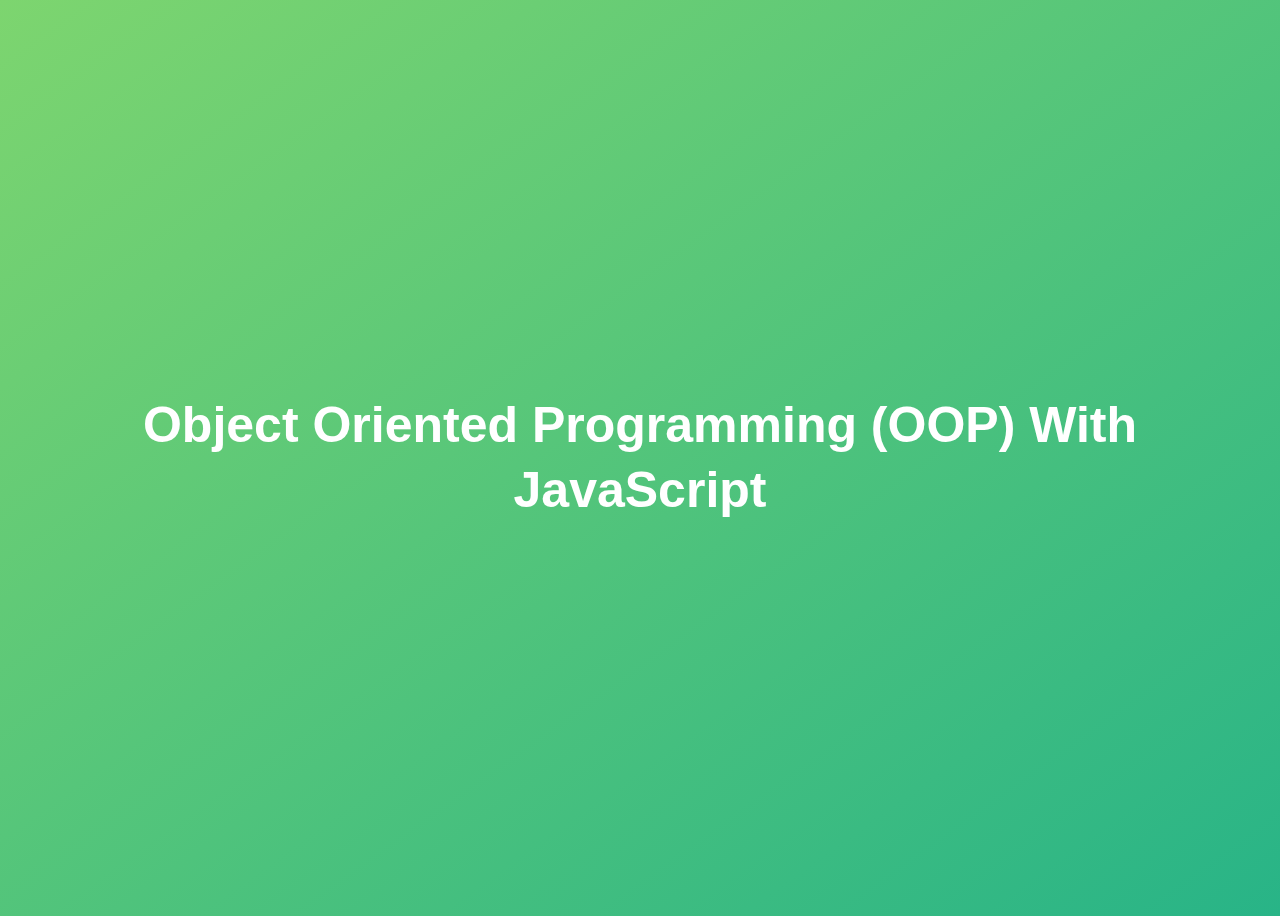
<file: 14-OOP/starter/index.html>
<!DOCTYPE html>
<html lang="en">
  <head>
    <meta charset="UTF-8" />
    <meta name="viewport" content="width=device-width, initial-scale=1.0" />
    <meta http-equiv="X-UA-Compatible" content="ie=edge" />
    <title>Object Oriented Programming (OOP) With JavaScript</title>
    <style>
      body {
        height: 100vh;
        display: flex;
        align-items: center;
        background: linear-gradient(to top left, #28b487, #7dd56f);
      }
      h1 {
        font-family: sans-serif;
        font-size: 50px;
        line-height: 1.3;
        width: 100%;
        padding: 30px;
        text-align: center;
        color: white;
      }
    </style>
    <script defer src="script.js"></script>
  </head>
  <body>
    <h1>Object Oriented Programming (OOP) With JavaScript</h1>
  </body>
</html>
</file>
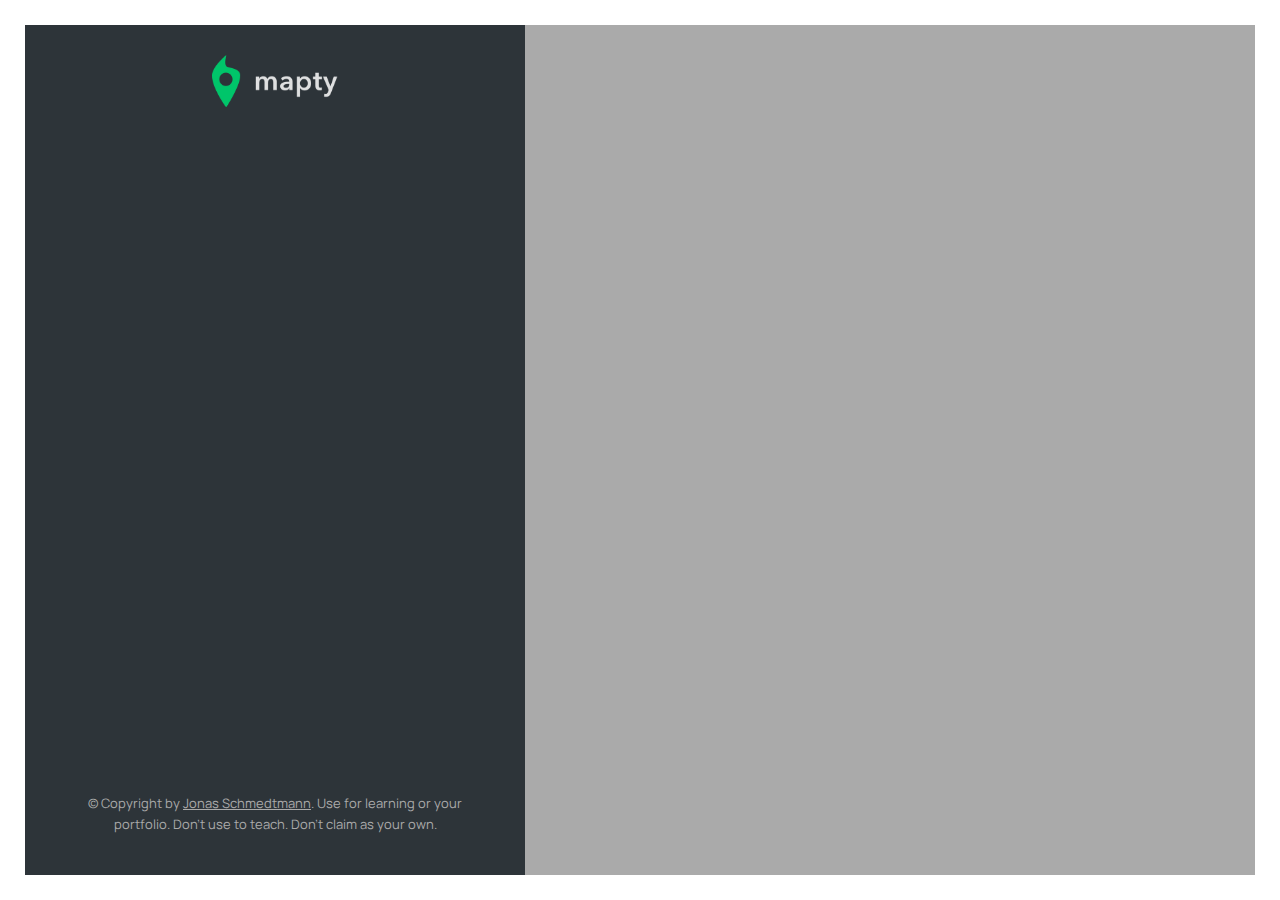
<file: 15-Mapty/starter/index.html>
<!DOCTYPE html>
<html lang="en">
  <head>
    <meta charset="UTF-8" />
    <meta name="viewport" content="width=device-width, initial-scale=1.0" />
    <meta http-equiv="X-UA-Compatible" content="ie=edge" />
    <link rel="shortcut icon" type="image/png" href="/icon.png" />

    <link
      href="https://fonts.googleapis.com/css2?family=Manrope:wght@400;600;700;800&display=swap"
      rel="stylesheet"
    />

    <link rel="stylesheet" href="style.css" />

    <script defer src="script.js"></script>
    <title>mapty // Map your workouts</title>
  </head>
  <body>
    <div class="sidebar">
      <img src="logo.png" alt="Logo" class="logo" />

      <ul class="workouts">
        <form class="form hidden">
          <div class="form__row">
            <label class="form__label">Type</label>
            <select class="form__input form__input--type">
              <option value="running">Running</option>
              <option value="cycling">Cycling</option>
            </select>
          </div>
          <div class="form__row">
            <label class="form__label">Distance</label>
            <input class="form__input form__input--distance" placeholder="km" />
          </div>
          <div class="form__row">
            <label class="form__label">Duration</label>
            <input
              class="form__input form__input--duration"
              placeholder="min"
            />
          </div>
          <div class="form__row">
            <label class="form__label">Cadence</label>
            <input
              class="form__input form__input--cadence"
              placeholder="step/min"
            />
          </div>
          <div class="form__row form__row--hidden">
            <label class="form__label">Elev Gain</label>
            <input
              class="form__input form__input--elevation"
              placeholder="meters"
            />
          </div>
          <button class="form__btn">OK</button>
        </form>

        <!-- <li class="workout workout--running" data-id="1234567890">
          <h2 class="workout__title">Running on April 14</h2>
          <div class="workout__details">
            <span class="workout__icon">🏃‍♂️</span>
            <span class="workout__value">5.2</span>
            <span class="workout__unit">km</span>
          </div>
          <div class="workout__details">
            <span class="workout__icon">⏱</span>
            <span class="workout__value">24</span>
            <span class="workout__unit">min</span>
          </div>
          <div class="workout__details">
            <span class="workout__icon">⚡️</span>
            <span class="workout__value">4.6</span>
            <span class="workout__unit">min/km</span>
          </div>
          <div class="workout__details">
            <span class="workout__icon">🦶🏼</span>
            <span class="workout__value">178</span>
            <span class="workout__unit">spm</span>
          </div>
        </li>

        <li class="workout workout--cycling" data-id="1234567891">
          <h2 class="workout__title">Cycling on April 5</h2>
          <div class="workout__details">
            <span class="workout__icon">🚴‍♀️</span>
            <span class="workout__value">27</span>
            <span class="workout__unit">km</span>
          </div>
          <div class="workout__details">
            <span class="workout__icon">⏱</span>
            <span class="workout__value">95</span>
            <span class="workout__unit">min</span>
          </div>
          <div class="workout__details">
            <span class="workout__icon">⚡️</span>
            <span class="workout__value">16</span>
            <span class="workout__unit">km/h</span>
          </div>
          <div class="workout__details">
            <span class="workout__icon">⛰</span>
            <span class="workout__value">223</span>
            <span class="workout__unit">m</span>
          </div>
        </li> -->
      </ul>

      <p class="copyright">
        &copy; Copyright by
        <a
          class="twitter-link"
          target="_blank"
          href="https://twitter.com/jonasschmedtman"
          >Jonas Schmedtmann</a
        >. Use for learning or your portfolio. Don't use to teach. Don't claim
        as your own.
      </p>
    </div>

    <div id="map"></div>
  </body>
</html>
</file>
<file: 11-Arrays-Bankist/style.css>
/*
 * Use this CSS to learn some intersting techniques,
 * in case you're wondering how I built the UI.
 * Have fun! 😁
 */

* {
  margin: 0;
  padding: 0;
  box-sizing: inherit;
}

html {
  font-size: 62.5%;
  box-sizing: border-box;
}

body {
  font-family: "Poppins", sans-serif;
  color: #444;
  background-color: #f3f3f3;
  height: 100vh;
  padding: 2rem;
}

nav {
  display: flex;
  justify-content: space-between;
  align-items: center;
  padding: 0 2rem;
}

.welcome {
  font-size: 1.9rem;
  font-weight: 500;
}

.logo {
  height: 5.25rem;
}

.login {
  display: flex;
}

.login__input {
  border: none;
  padding: 0.5rem 2rem;
  font-size: 1.6rem;
  font-family: inherit;
  text-align: center;
  width: 12rem;
  border-radius: 10rem;
  margin-right: 1rem;
  color: inherit;
  border: 1px solid #fff;
  transition: all 0.3s;
}

.login__input:focus {
  outline: none;
  border: 1px solid #ccc;
}

.login__input::placeholder {
  color: #bbb;
}

.login__btn {
  border: none;
  background: none;
  font-size: 2.2rem;
  color: inherit;
  cursor: pointer;
  transition: all 0.3s;
}

.login__btn:hover,
.login__btn:focus,
.btn--sort:hover,
.btn--sort:focus {
  outline: none;
  color: #777;
}

/* MAIN */
.app {
  position: relative;
  max-width: 100rem;
  margin: 4rem auto;
  display: grid;
  grid-template-columns: 4fr 3fr;
  grid-template-rows: auto repeat(3, 15rem) auto;
  gap: 2rem;

  /* NOTE This creates the fade in/out anumation */
  opacity: 0;
  transition: all 1s;
}

.balance {
  grid-column: 1 / span 2;
  display: flex;
  align-items: flex-end;
  justify-content: space-between;
  margin-bottom: 2rem;
}

.balance__label {
  font-size: 2.2rem;
  font-weight: 500;
  margin-bottom: -0.2rem;
}

.balance__date {
  font-size: 1.4rem;
  color: #888;
}

.balance__value {
  font-size: 4.5rem;
  font-weight: 400;
}

/* MOVEMENTS */
.movements {
  grid-row: 2 / span 3;
  background-color: #fff;
  border-radius: 1rem;
  overflow: scroll;
}

.movements__row {
  padding: 2.25rem 4rem;
  display: flex;
  align-items: center;
  border-bottom: 1px solid #eee;
}

.movements__type {
  font-size: 1.1rem;
  text-transform: uppercase;
  font-weight: 500;
  color: #fff;
  padding: 0.1rem 1rem;
  border-radius: 10rem;
  margin-right: 2rem;
}

.movements__date {
  font-size: 1.1rem;
  text-transform: uppercase;
  font-weight: 500;
  color: #666;
}

.movements__type--deposit {
  background-image: linear-gradient(to top left, #39b385, #9be15d);
}

.movements__type--withdrawal {
  background-image: linear-gradient(to top left, #e52a5a, #ff585f);
}

.movements__value {
  font-size: 1.7rem;
  margin-left: auto;
}

/* SUMMARY */
.summary {
  grid-row: 5 / 6;
  display: flex;
  align-items: baseline;
  padding: 0 0.3rem;
  margin-top: 1rem;
}

.summary__label {
  font-size: 1.2rem;
  font-weight: 500;
  text-transform: uppercase;
  margin-right: 0.8rem;
}

.summary__value {
  font-size: 2.2rem;
  margin-right: 2.5rem;
}

.summary__value--in,
.summary__value--interest {
  color: #66c873;
}

.summary__value--out {
  color: #f5465d;
}

.btn--sort {
  margin-left: auto;
  border: none;
  background: none;
  font-size: 1.3rem;
  font-weight: 500;
  cursor: pointer;
}

/* OPERATIONS */
.operation {
  border-radius: 1rem;
  padding: 3rem 4rem;
  color: #333;
}

.operation--transfer {
  background-image: linear-gradient(to top left, #ffb003, #ffcb03);
}

.operation--loan {
  background-image: linear-gradient(to top left, #39b385, #9be15d);
}

.operation--close {
  background-image: linear-gradient(to top left, #e52a5a, #ff585f);
}

h2 {
  margin-bottom: 1.5rem;
  font-size: 1.7rem;
  font-weight: 600;
  color: #333;
}

.form {
  display: grid;
  grid-template-columns: 2.5fr 2.5fr 1fr;
  grid-template-rows: auto auto;
  gap: 0.4rem 1rem;
}

/* Exceptions for interst */
.form.form--loan {
  grid-template-columns: 2.5fr 1fr 2.5fr;
}
.form__label--loan {
  grid-row: 2;
}
/* End exceptions */

.form__input {
  width: 100%;
  border: none;
  background-color: rgba(255, 255, 255, 0.4);
  font-family: inherit;
  font-size: 1.5rem;
  text-align: center;
  color: #333;
  padding: 0.3rem 1rem;
  border-radius: 0.7rem;
  transition: all 0.3s;
}

.form__input:focus {
  outline: none;
  background-color: rgba(255, 255, 255, 0.6);
}

.form__label {
  font-size: 1.3rem;
  text-align: center;
}

.form__btn {
  border: none;
  border-radius: 0.7rem;
  font-size: 1.8rem;
  background-color: #fff;
  cursor: pointer;
  transition: all 0.3s;
}

.form__btn:focus {
  outline: none;
  background-color: rgba(255, 255, 255, 0.8);
}

.logout-timer {
  padding: 0 0.3rem;
  margin-top: 1.9rem;
  text-align: right;
  font-size: 1.25rem;
}

.timer {
  font-weight: 600;
}
</file>
<file: 05-Guess-My-Number/starter/style.css>
@import url('https://fonts.googleapis.com/css?family=Press+Start+2P&display=swap');

* {
  margin: 0;
  padding: 0;
  box-sizing: inherit;
}

html {
  font-size: 62.5%;
  box-sizing: border-box;
}

body {
  font-family: 'Press Start 2P', sans-serif;
  color: #eee;
  background-color: #222;
  /* background-color: #60b347; */
}

/* LAYOUT */
header {
  position: relative;
  height: 35vh;
  border-bottom: 7px solid #eee;
}

main {
  height: 65vh;
  color: #eee;
  display: flex;
  align-items: center;
  justify-content: space-around;
}

.left {
  width: 52rem;
  display: flex;
  flex-direction: column;
  align-items: center;
}

.right {
  width: 52rem;
  font-size: 2rem;
}

/* ELEMENTS STYLE */
h1 {
  font-size: 4rem;
  text-align: center;
  position: absolute;
  width: 100%;
  top: 52%;
  left: 50%;
  transform: translate(-50%, -50%);
}

.number {
  background: #eee;
  color: #333;
  font-size: 6rem;
  width: 15rem;
  padding: 3rem 0rem;
  text-align: center;
  position: absolute;
  bottom: 0;
  left: 50%;
  transform: translate(-50%, 50%);
}

.between {
  font-size: 1.4rem;
  position: absolute;
  top: 2rem;
  right: 2rem;
}

.again {
  position: absolute;
  top: 2rem;
  left: 2rem;
}

.guess {
  background: none;
  border: 4px solid #eee;
  font-family: inherit;
  color: inherit;
  font-size: 5rem;
  padding: 2.5rem;
  width: 25rem;
  text-align: center;
  display: block;
  margin-bottom: 3rem;
}

.btn {
  border: none;
  background-color: #eee;
  color: #222;
  font-size: 2rem;
  font-family: inherit;
  padding: 2rem 3rem;
  cursor: pointer;
}

.btn:hover {
  background-color: #ccc;
}

.message {
  margin-bottom: 8rem;
  height: 3rem;
}

.label-score {
  margin-bottom: 2rem;
}
</file>
<file: 06-Modal/starter/style.css>
* {
  margin: 0;
  padding: 0;
  box-sizing: inherit;
}

html {
  font-size: 62.5%;
  box-sizing: border-box;
}

body {
  font-family: sans-serif;
  color: #333;
  line-height: 1.5;
  height: 100vh;
  position: relative;
  display: flex;
  align-items: flex-start;
  justify-content: center;
  background: linear-gradient(to top left, #28b487, #7dd56f);
}

.show-modal {
  font-size: 2rem;
  font-weight: 600;
  padding: 1.75rem 3.5rem;
  margin: 5rem 2rem;
  border: none;
  background-color: #fff;
  color: #444;
  border-radius: 10rem;
  cursor: pointer;
}

.show-modal:first-child {
  transform: rotate(g);
}

.close-modal {
  position: absolute;
  top: 1.2rem;
  right: 2rem;
  font-size: 5rem;
  color: #333;
  cursor: pointer;
  border: none;
  background: none;
}

h1 {
  font-size: 2.5rem;
  margin-bottom: 2rem;
}

p {
  font-size: 1.8rem;
}

/* -------------------------- */
/* CLASSES TO MAKE MODAL WORK */
.hidden {
  display: none;
}

.modal {
  position: absolute;
  top: 50%;
  left: 50%;
  transform: translate(-50%, -50%);
  width: 70%;

  background-color: white;
  padding: 6rem;
  border-radius: 5px;
  box-shadow: 0 3rem 5rem rgba(0, 0, 0, 0.3);
  z-index: 10;
}

.overlay {
  position: absolute;
  top: 0;
  left: 0;
  width: 100%;
  height: 100%;
  background-color: rgba(0, 0, 0, 0.6);
  backdrop-filter: blur(3px);
  z-index: 5;
}
</file>
<file: 07-Pig-Game/starter/style.css>
@import url('https://fonts.googleapis.com/css2?family=Nunito&display=swap');

* {
  margin: 0;
  padding: 0;
  box-sizing: inherit;
}

html {
  font-size: 62.5%;
  box-sizing: border-box;
}

body {
  font-family: 'Nunito', sans-serif;
  font-weight: 400;
  height: 100vh;
  color: #333;
  background-image: linear-gradient(to top left, #753682 0%, #bf2e34 100%);
  display: flex;
  align-items: center;
  justify-content: center;
}

/* LAYOUT */
main {
  position: relative;
  width: 100rem;
  height: 60rem;
  background-color: rgba(255, 255, 255, 0.35);
  backdrop-filter: blur(200px);
  filter: blur();
  box-shadow: 0 3rem 5rem rgba(0, 0, 0, 0.25);
  border-radius: 9px;
  overflow: hidden;
  display: flex;
}

.player {
  flex: 50%;
  padding: 9rem;
  display: flex;
  flex-direction: column;
  align-items: center;
  transition: all 0.75s;
}

/* ELEMENTS */
.name {
  position: relative;
  font-size: 4rem;
  text-transform: uppercase;
  letter-spacing: 1px;
  word-spacing: 2px;
  font-weight: 300;
  margin-bottom: 1rem;
}

.score {
  font-size: 8rem;
  font-weight: 300;
  color: #c7365f;
  margin-bottom: auto;
}

.player--active {
  background-color: rgba(255, 255, 255, 0.4);
}
.player--active .name {
  font-weight: 700;
}
.player--active .score {
  font-weight: 400;
}

.player--active .current {
  opacity: 1;
}

.current {
  background-color: #c7365f;
  opacity: 0.8;
  border-radius: 9px;
  color: #fff;
  width: 65%;
  padding: 2rem;
  text-align: center;
  transition: all 0.75s;
}

.current-label {
  text-transform: uppercase;
  margin-bottom: 1rem;
  font-size: 1.7rem;
  color: #ddd;
}

.current-score {
  font-size: 3.5rem;
}

/* ABSOLUTE POSITIONED ELEMENTS */
.btn {
  position: absolute;
  left: 50%;
  transform: translateX(-50%);
  color: #444;
  background: none;
  border: none;
  font-family: inherit;
  font-size: 1.8rem;
  text-transform: uppercase;
  cursor: pointer;
  font-weight: 400;
  transition: all 0.2s;

  background-color: white;
  background-color: rgba(255, 255, 255, 0.6);
  backdrop-filter: blur(10px);

  padding: 0.7rem 2.5rem;
  border-radius: 50rem;
  box-shadow: 0 1.75rem 3.5rem rgba(0, 0, 0, 0.1);
}

.btn::first-letter {
  font-size: 2.4rem;
  display: inline-block;
  margin-right: 0.7rem;
}

.btn--new {
  top: 4rem;
}
.btn--roll {
  top: 39.3rem;
}
.btn--hold {
  top: 46.1rem;
}

.btn:active {
  transform: translate(-50%, 3px);
  box-shadow: 0 1rem 2rem rgba(0, 0, 0, 0.15);
}

.btn:focus {
  outline: none;
}

.dice {
  position: absolute;
  left: 50%;
  top: 16.5rem;
  transform: translateX(-50%);
  height: 10rem;
  box-shadow: 0 2rem 5rem rgba(0, 0, 0, 0.2);
}

.player--winner {
  background-color: #2f2f2f;
}

.player--winner .name {
  font-weight: 700;
  color: #c7365f;
}

.hidden {
  display: none;
}
</file>
<file: 11-Arrays-Bankist/starter/style.css>
/*
 * Use this CSS to learn some intersting techniques,
 * in case you're wondering how I built the UI.
 * Have fun! 😁
 */

* {
  margin: 0;
  padding: 0;
  box-sizing: inherit;
}

html {
  font-size: 62.5%;
  box-sizing: border-box;
}

body {
  font-family: "Poppins", sans-serif;
  color: #444;
  background-color: #f3f3f3;
  height: 100vh;
  padding: 2rem;
}

nav {
  display: flex;
  justify-content: space-between;
  align-items: center;
  padding: 0 2rem;
}

.welcome {
  font-size: 1.9rem;
  font-weight: 500;
}

.logo {
  height: 5.25rem;
}

.login {
  display: flex;
}

.login__input {
  border: none;
  padding: 0.5rem 2rem;
  font-size: 1.6rem;
  font-family: inherit;
  text-align: center;
  width: 12rem;
  border-radius: 10rem;
  margin-right: 1rem;
  color: inherit;
  border: 1px solid #fff;
  transition: all 0.3s;
}

.login__input:focus {
  outline: none;
  border: 1px solid #ccc;
}

.login__input::placeholder {
  color: #bbb;
}

.login__btn {
  border: none;
  background: none;
  font-size: 2.2rem;
  color: inherit;
  cursor: pointer;
  transition: all 0.3s;
}

.login__btn:hover,
.login__btn:focus,
.btn--sort:hover,
.btn--sort:focus {
  outline: none;
  color: #777;
}

/* MAIN */
.app {
  position: relative;
  max-width: 100rem;
  margin: 4rem auto;
  display: grid;
  grid-template-columns: 4fr 3fr;
  grid-template-rows: auto repeat(3, 15rem) auto;
  gap: 2rem;

  /* NOTE This creates the fade in/out anumation */
  opacity: 0;
  transition: all 1s;
}

.balance {
  grid-column: 1 / span 2;
  display: flex;
  align-items: flex-end;
  justify-content: space-between;
  margin-bottom: 2rem;
}

.balance__label {
  font-size: 2.2rem;
  font-weight: 500;
  margin-bottom: -0.2rem;
}

.balance__date {
  font-size: 1.4rem;
  color: #888;
}

.balance__value {
  font-size: 4.5rem;
  font-weight: 400;
}

/* MOVEMENTS */
.movements {
  grid-row: 2 / span 3;
  background-color: #fff;
  border-radius: 1rem;
  overflow: scroll;
}

.movements__row {
  padding: 2.25rem 4rem;
  display: flex;
  align-items: center;
  border-bottom: 1px solid #eee;
}

.movements__type {
  font-size: 1.1rem;
  text-transform: uppercase;
  font-weight: 500;
  color: #fff;
  padding: 0.1rem 1rem;
  border-radius: 10rem;
  margin-right: 2rem;
}

.movements__date {
  font-size: 1.1rem;
  text-transform: uppercase;
  font-weight: 500;
  color: #666;
}

.movements__type--deposit {
  background-image: linear-gradient(to top left, #39b385, #9be15d);
}

.movements__type--withdrawal {
  background-image: linear-gradient(to top left, #e52a5a, #ff585f);
}

.movements__value {
  font-size: 1.7rem;
  margin-left: auto;
}

/* SUMMARY */
.summary {
  grid-row: 5 / 6;
  display: flex;
  align-items: baseline;
  padding: 0 0.3rem;
  margin-top: 1rem;
}

.summary__label {
  font-size: 1.2rem;
  font-weight: 500;
  text-transform: uppercase;
  margin-right: 0.8rem;
}

.summary__value {
  font-size: 2.2rem;
  margin-right: 2.5rem;
}

.summary__value--in,
.summary__value--interest {
  color: #66c873;
}

.summary__value--out {
  color: #f5465d;
}

.btn--sort {
  margin-left: auto;
  border: none;
  background: none;
  font-size: 1.3rem;
  font-weight: 500;
  cursor: pointer;
}

/* OPERATIONS */
.operation {
  border-radius: 1rem;
  padding: 3rem 4rem;
  color: #333;
}

.operation--transfer {
  background-image: linear-gradient(to top left, #ffb003, #ffcb03);
}

.operation--loan {
  background-image: linear-gradient(to top left, #39b385, #9be15d);
}

.operation--close {
  background-image: linear-gradient(to top left, #e52a5a, #ff585f);
}

h2 {
  margin-bottom: 1.5rem;
  font-size: 1.7rem;
  font-weight: 600;
  color: #333;
}

.form {
  display: grid;
  grid-template-columns: 2.5fr 2.5fr 1fr;
  grid-template-rows: auto auto;
  gap: 0.4rem 1rem;
}

/* Exceptions for interst */
.form.form--loan {
  grid-template-columns: 2.5fr 1fr 2.5fr;
}
.form__label--loan {
  grid-row: 2;
}
/* End exceptions */

.form__input {
  width: 100%;
  border: none;
  background-color: rgba(255, 255, 255, 0.4);
  font-family: inherit;
  font-size: 1.5rem;
  text-align: center;
  color: #333;
  padding: 0.3rem 1rem;
  border-radius: 0.7rem;
  transition: all 0.3s;
}

.form__input:focus {
  outline: none;
  background-color: rgba(255, 255, 255, 0.6);
}

.form__label {
  font-size: 1.3rem;
  text-align: center;
}

.form__btn {
  border: none;
  border-radius: 0.7rem;
  font-size: 1.8rem;
  background-color: #fff;
  cursor: pointer;
  transition: all 0.3s;
}

.form__btn:focus {
  outline: none;
  background-color: rgba(255, 255, 255, 0.8);
}

.logout-timer {
  padding: 0 0.3rem;
  margin-top: 1.9rem;
  text-align: right;
  font-size: 1.25rem;
}

.timer {
  font-weight: 600;
}
</file>
<file: 13-Advanced-DOM-Bankist/starter/style.css>
/* The page is NOT responsive. You can implement responsiveness yourself if you wanna have some fun 😃 */

:root {
  --color-primary: #5ec576;
  --color-secondary: #ffcb03;
  --color-tertiary: #ff585f;
  --color-primary-darker: #4bbb7d;
  --color-secondary-darker: #ffbb00;
  --color-tertiary-darker: #fd424b;
  --color-primary-opacity: #5ec5763a;
  --color-secondary-opacity: #ffcd0331;
  --color-tertiary-opacity: #ff58602d;
  --gradient-primary: linear-gradient(to top left, #39b385, #9be15d);
  --gradient-secondary: linear-gradient(to top left, #ffb003, #ffcb03);
}

* {
  margin: 0;
  padding: 0;
  box-sizing: inherit;
}

html {
  font-size: 62.5%;
  box-sizing: border-box;
}

body {
  font-family: 'Poppins', sans-serif;
  font-weight: 300;
  color: #444;
  line-height: 1.9;
  background-color: #f3f3f3;
}

/* GENERAL ELEMENTS */
.section {
  padding: 15rem 3rem;
  border-top: 1px solid #ddd;

  transition: transform 1s, opacity 1s;
}

.section--hidden {
  opacity: 0;
  transform: translateY(8rem);
}

.section__title {
  max-width: 80rem;
  margin: 0 auto 8rem auto;
}

.section__description {
  font-size: 1.8rem;
  font-weight: 600;
  text-transform: uppercase;
  color: var(--color-primary);
  margin-bottom: 1rem;
}

.section__header {
  font-size: 4rem;
  line-height: 1.3;
  font-weight: 500;
}

.btn {
  display: inline-block;
  background-color: var(--color-primary);
  font-size: 1.6rem;
  font-family: inherit;
  font-weight: 500;
  border: none;
  padding: 1.25rem 4.5rem;
  border-radius: 10rem;
  cursor: pointer;
  transition: all 0.3s;
}

.btn:hover {
  background-color: var(--color-primary-darker);
}

.btn--text {
  display: inline-block;
  background: none;
  font-size: 1.7rem;
  font-family: inherit;
  font-weight: 500;
  color: var(--color-primary);
  border: none;
  border-bottom: 1px solid currentColor;
  padding-bottom: 2px;
  cursor: pointer;
  transition: all 0.3s;
}

p {
  color: #666;
}

/* This is BAD for accessibility! Don't do in the real world! */
button:focus {
  outline: none;
}

img {
  transition: filter 0.5s;
}

.lazy-img {
  filter: blur(20px);
}

/* NAVIGATION */
.nav {
  display: flex;
  justify-content: space-between;
  align-items: center;
  height: 9rem;
  width: 100%;
  padding: 0 6rem;
  z-index: 100;
}

/* nav and stickly class at the same time */
.nav.sticky {
  position: fixed;
  background-color: rgba(255, 255, 255, 0.95);
}

.nav__logo {
  height: 4.5rem;
  transition: all 0.3s;
}

.nav__links {
  display: flex;
  align-items: center;
  list-style: none;
}

.nav__item {
  margin-left: 4rem;
}

.nav__link:link,
.nav__link:visited {
  font-size: 1.7rem;
  font-weight: 400;
  color: inherit;
  text-decoration: none;
  display: block;
  transition: all 0.3s;
}

.nav__link--btn:link,
.nav__link--btn:visited {
  padding: 0.8rem 2.5rem;
  border-radius: 3rem;
  background-color: var(--color-primary);
  color: #222;
}

.nav__link--btn:hover,
.nav__link--btn:active {
  color: inherit;
  background-color: var(--color-primary-darker);
  color: #333;
}

/* HEADER */
.header {
  padding: 0 3rem;
  height: 100vh;
  display: flex;
  flex-direction: column;
  align-items: center;
}

.header__title {
  flex: 1;

  max-width: 115rem;
  display: grid;
  grid-template-columns: 3fr 2fr;
  row-gap: 3rem;
  align-content: center;
  justify-content: center;

  align-items: start;
  justify-items: start;
}

h1 {
  font-size: 5.5rem;
  line-height: 1.35;
}

h4 {
  font-size: 2.4rem;
  font-weight: 500;
}

.header__img {
  width: 100%;
  grid-column: 2 / 3;
  grid-row: 1 / span 4;
  transform: translateY(-6rem);
}

.highlight {
  position: relative;
}

.highlight::after {
  display: block;
  content: '';
  position: absolute;
  bottom: 0;
  left: 0;
  height: 100%;
  width: 100%;
  z-index: -1;
  opacity: 0.7;
  transform: scale(1.07, 1.05) skewX(-15deg);
  background-image: var(--gradient-primary);
}

/* FEATURES */
.features {
  display: grid;
  grid-template-columns: 1fr 1fr;
  gap: 4rem;
  margin: 0 12rem;
}

.features__img {
  width: 100%;
}

.features__feature {
  align-self: center;
  justify-self: center;
  width: 70%;
  font-size: 1.5rem;
}

.features__icon {
  display: flex;
  align-items: center;
  justify-content: center;
  background-color: var(--color-primary-opacity);
  height: 5.5rem;
  width: 5.5rem;
  border-radius: 50%;
  margin-bottom: 2rem;
}

.features__icon svg {
  height: 2.5rem;
  width: 2.5rem;
  fill: var(--color-primary);
}

.features__header {
  font-size: 2rem;
  margin-bottom: 1rem;
}

/* OPERATIONS */
.operations {
  max-width: 100rem;
  margin: 12rem auto 0 auto;

  background-color: #fff;
}

.operations__tab-container {
  display: flex;
  justify-content: center;
}

.operations__tab {
  margin-right: 2.5rem;
  transform: translateY(-50%);
}

.operations__tab span {
  margin-right: 1rem;
  font-weight: 600;
  display: inline-block;
}

.operations__tab--1 {
  background-color: var(--color-secondary);
}

.operations__tab--1:hover {
  background-color: var(--color-secondary-darker);
}

.operations__tab--3 {
  background-color: var(--color-tertiary);
  margin: 0;
}

.operations__tab--3:hover {
  background-color: var(--color-tertiary-darker);
}

.operations__tab--active {
  transform: translateY(-66%);
}

.operations__content {
  display: none;

  /* JUST PRESENTATIONAL */
  font-size: 1.7rem;
  padding: 2.5rem 7rem 6.5rem 7rem;
}

.operations__content--active {
  display: grid;
  grid-template-columns: 7rem 1fr;
  column-gap: 3rem;
  row-gap: 0.5rem;
}

.operations__header {
  font-size: 2.25rem;
  font-weight: 500;
  align-self: center;
}

.operations__icon {
  display: flex;
  align-items: center;
  justify-content: center;
  height: 7rem;
  width: 7rem;
  border-radius: 50%;
}

.operations__icon svg {
  height: 2.75rem;
  width: 2.75rem;
}

.operations__content p {
  grid-column: 2;
}

.operations__icon--1 {
  background-color: var(--color-secondary-opacity);
}
.operations__icon--2 {
  background-color: var(--color-primary-opacity);
}
.operations__icon--3 {
  background-color: var(--color-tertiary-opacity);
}
.operations__icon--1 svg {
  fill: var(--color-secondary-darker);
}
.operations__icon--2 svg {
  fill: var(--color-primary);
}
.operations__icon--3 svg {
  fill: var(--color-tertiary);
}

/* SLIDER */
.slider {
  max-width: 100rem;
  height: 50rem;
  margin: 0 auto;
  position: relative;

  /* IN THE END */
  overflow: hidden;
}

.slide {
  position: absolute;
  top: 0;
  width: 100%;
  height: 50rem;

  display: flex;
  align-items: center;
  justify-content: center;

  /* THIS creates the animation! */
  transition: transform 1s;
}

.slide > img {
  /* Only for images that have different size than slide */
  width: 100%;
  height: 100%;
  object-fit: cover;
}

.slider__btn {
  position: absolute;
  top: 50%;
  z-index: 10;

  border: none;
  background: rgba(255, 255, 255, 0.7);
  font-family: inherit;
  color: #333;
  border-radius: 50%;
  height: 5.5rem;
  width: 5.5rem;
  font-size: 3.25rem;
  cursor: pointer;
}

.slider__btn--left {
  left: 6%;
  transform: translate(-50%, -50%);
}

.slider__btn--right {
  right: 6%;
  transform: translate(50%, -50%);
}

.dots {
  position: absolute;
  bottom: 5%;
  left: 50%;
  transform: translateX(-50%);
  display: flex;
}

.dots__dot {
  border: none;
  background-color: #b9b9b9;
  opacity: 0.7;
  height: 1rem;
  width: 1rem;
  border-radius: 50%;
  margin-right: 1.75rem;
  cursor: pointer;
  transition: all 0.5s;

  /* Only necessary when overlying images */
  /* box-shadow: 0 0.6rem 1.5rem rgba(0, 0, 0, 0.7); */
}

.dots__dot:last-child {
  margin: 0;
}

.dots__dot--active {
  /* background-color: #fff; */
  background-color: #888;
  opacity: 1;
}

/* TESTIMONIALS */
.testimonial {
  width: 65%;
  position: relative;
}

.testimonial::before {
  content: '\201C';
  position: absolute;
  top: -5.7rem;
  left: -6.8rem;
  line-height: 1;
  font-size: 20rem;
  font-family: inherit;
  color: var(--color-primary);
  z-index: -1;
}

.testimonial__header {
  font-size: 2.25rem;
  font-weight: 500;
  margin-bottom: 1.5rem;
}

.testimonial__text {
  font-size: 1.7rem;
  margin-bottom: 3.5rem;
  color: #666;
}

.testimonial__author {
  margin-left: 3rem;
  font-style: normal;

  display: grid;
  grid-template-columns: 6.5rem 1fr;
  column-gap: 2rem;
}

.testimonial__photo {
  grid-row: 1 / span 2;
  width: 6.5rem;
  border-radius: 50%;
}

.testimonial__name {
  font-size: 1.7rem;
  font-weight: 500;
  align-self: end;
  margin: 0;
}

.testimonial__location {
  font-size: 1.5rem;
}

.section__title--testimonials {
  margin-bottom: 4rem;
}

/* SIGNUP */
.section--sign-up {
  background-color: #37383d;
  border-top: none;
  border-bottom: 1px solid #444;
  text-align: center;
  padding: 10rem 3rem;
}

.section--sign-up .section__header {
  color: #fff;
  text-align: center;
}

.section--sign-up .section__title {
  margin-bottom: 6rem;
}

.section--sign-up .btn {
  font-size: 1.9rem;
  padding: 2rem 5rem;
}

/* FOOTER */
.footer {
  padding: 10rem 3rem;
  background-color: #37383d;
}

.footer__nav {
  list-style: none;
  display: flex;
  justify-content: center;
  margin-bottom: 5rem;
}

.footer__item {
  margin-right: 4rem;
}

.footer__link {
  font-size: 1.6rem;
  color: #eee;
  text-decoration: none;
}

.footer__logo {
  height: 5rem;
  display: block;
  margin: 0 auto;
  margin-bottom: 5rem;
}

.footer__copyright {
  font-size: 1.4rem;
  color: #aaa;
  text-align: center;
}

.footer__copyright .footer__link {
  font-size: 1.4rem;
}

/* MODAL WINDOW */
.modal {
  position: fixed;
  top: 50%;
  left: 50%;
  transform: translate(-50%, -50%);
  max-width: 60rem;
  background-color: #f3f3f3;
  padding: 5rem 6rem;
  box-shadow: 0 4rem 6rem rgba(0, 0, 0, 0.3);
  z-index: 1000;
  transition: all 0.5s;
}

.overlay {
  position: fixed;
  top: 0;
  left: 0;
  width: 100%;
  height: 100%;
  background-color: rgba(0, 0, 0, 0.5);
  backdrop-filter: blur(4px);
  z-index: 100;
  transition: all 0.5s;
}

.modal__header {
  font-size: 3.25rem;
  margin-bottom: 4.5rem;
  line-height: 1.5;
}

.modal__form {
  margin: 0 3rem;
  display: grid;
  grid-template-columns: 1fr 2fr;
  align-items: center;
  gap: 2.5rem;
}

.modal__form label {
  font-size: 1.7rem;
  font-weight: 500;
}

.modal__form input {
  font-size: 1.7rem;
  padding: 1rem 1.5rem;
  border: 1px solid #ddd;
  border-radius: 0.5rem;
}

.modal__form button {
  grid-column: 1 / span 2;
  justify-self: center;
  margin-top: 1rem;
}

.btn--close-modal {
  font-family: inherit;
  color: inherit;
  position: absolute;
  top: 0.5rem;
  right: 2rem;
  font-size: 4rem;
  cursor: pointer;
  border: none;
  background: none;
}

.hidden {
  visibility: hidden;
  opacity: 0;
}

/* COOKIE MESSAGE */
.cookie-message {
  display: flex;
  align-items: center;
  justify-content: space-evenly;
  width: 100%;
  background-color: white;
  color: #bbb;
  font-size: 1.5rem;
  font-weight: 400;
}
</file>
<file: 15-Mapty/starter/style.css>
:root {
  --color-brand--1: #ffb545;
  --color-brand--2: #00c46a;

  --color-dark--1: #2d3439;
  --color-dark--2: #42484d;
  --color-light--1: #aaa;
  --color-light--2: #ececec;
  --color-light--3: rgb(214, 222, 224);
}

* {
  margin: 0;
  padding: 0;
  box-sizing: inherit;
}

html {
  font-size: 62.5%;
  box-sizing: border-box;
}

body {
  font-family: 'Manrope', sans-serif;
  color: var(--color-light--2);
  font-weight: 400;
  line-height: 1.6;
  height: 100vh;
  overscroll-behavior-y: none;

  background-color: #fff;
  padding: 2.5rem;

  display: flex;
}

/* GENERAL */
a:link,
a:visited {
  color: var(--color-brand--1);
}

/* SIDEBAR */
.sidebar {
  flex-basis: 50rem;
  background-color: var(--color-dark--1);
  padding: 3rem 5rem 4rem 5rem;
  display: flex;
  flex-direction: column;
}

.logo {
  height: 5.2rem;
  align-self: center;
  margin-bottom: 4rem;
}

.workouts {
  list-style: none;
  height: 77vh;
  overflow-y: scroll;
  overflow-x: hidden;
}

.workouts::-webkit-scrollbar {
  width: 0;
}

.workout {
  background-color: var(--color-dark--2);
  border-radius: 5px;
  padding: 1.5rem 2.25rem;
  margin-bottom: 1.75rem;
  cursor: pointer;

  display: grid;
  grid-template-columns: 1fr 1fr 1fr 1fr;
  gap: 0.75rem 1.5rem;
}
.workout--running {
  border-left: 5px solid var(--color-brand--2);
}
.workout--cycling {
  border-left: 5px solid var(--color-brand--1);
}

.workout__title {
  font-size: 1.7rem;
  font-weight: 600;
  grid-column: 1 / -1;
}

.workout__details {
  display: flex;
  align-items: baseline;
}

.workout__icon {
  font-size: 1.8rem;
  margin-right: 0.2rem;
  height: 0.28rem;
}

.workout__value {
  font-size: 1.5rem;
  margin-right: 0.5rem;
}

.workout__unit {
  font-size: 1.1rem;
  color: var(--color-light--1);
  text-transform: uppercase;
  font-weight: 800;
}

.form {
  background-color: var(--color-dark--2);
  border-radius: 5px;
  padding: 1.5rem 2.75rem;
  margin-bottom: 1.75rem;

  display: grid;
  grid-template-columns: 1fr 1fr;
  gap: 0.5rem 2.5rem;

  /* Match height and activity boxes */
  height: 9.25rem;
  transition: all 0.5s, transform 1ms;
}

.form.hidden {
  transform: translateY(-30rem);
  height: 0;
  padding: 0 2.25rem;
  margin-bottom: 0;
  opacity: 0;
}

.form__row {
  display: flex;
  align-items: center;
}

.form__row--hidden {
  display: none;
}

.form__label {
  flex: 0 0 50%;
  font-size: 1.5rem;
  font-weight: 600;
}

.form__input {
  width: 100%;
  padding: 0.3rem 1.1rem;
  font-family: inherit;
  font-size: 1.4rem;
  border: none;
  border-radius: 3px;
  background-color: var(--color-light--3);
  transition: all 0.2s;
}

.form__input:focus {
  outline: none;
  background-color: #fff;
}

.form__btn {
  display: none;
}

.copyright {
  margin-top: auto;
  font-size: 1.3rem;
  text-align: center;
  color: var(--color-light--1);
}

.twitter-link:link,
.twitter-link:visited {
  color: var(--color-light--1);
  transition: all 0.2s;
}

.twitter-link:hover,
.twitter-link:active {
  color: var(--color-light--2);
}

/* MAP */
#map {
  flex: 1;
  height: 100%;
  background-color: var(--color-light--1);
}

/* Popup width is defined in JS using options */
.leaflet-popup .leaflet-popup-content-wrapper {
  background-color: var(--color-dark--1);
  color: var(--color-light--2);
  border-radius: 5px;
  padding-right: 0.6rem;
}

.leaflet-popup .leaflet-popup-content {
  font-size: 1.5rem;
}

.leaflet-popup .leaflet-popup-tip {
  background-color: var(--color-dark--1);
}

.running-popup .leaflet-popup-content-wrapper {
  border-left: 5px solid var(--color-brand--2);
}
.cycling-popup .leaflet-popup-content-wrapper {
  border-left: 5px solid var(--color-brand--1);
}
</file>
